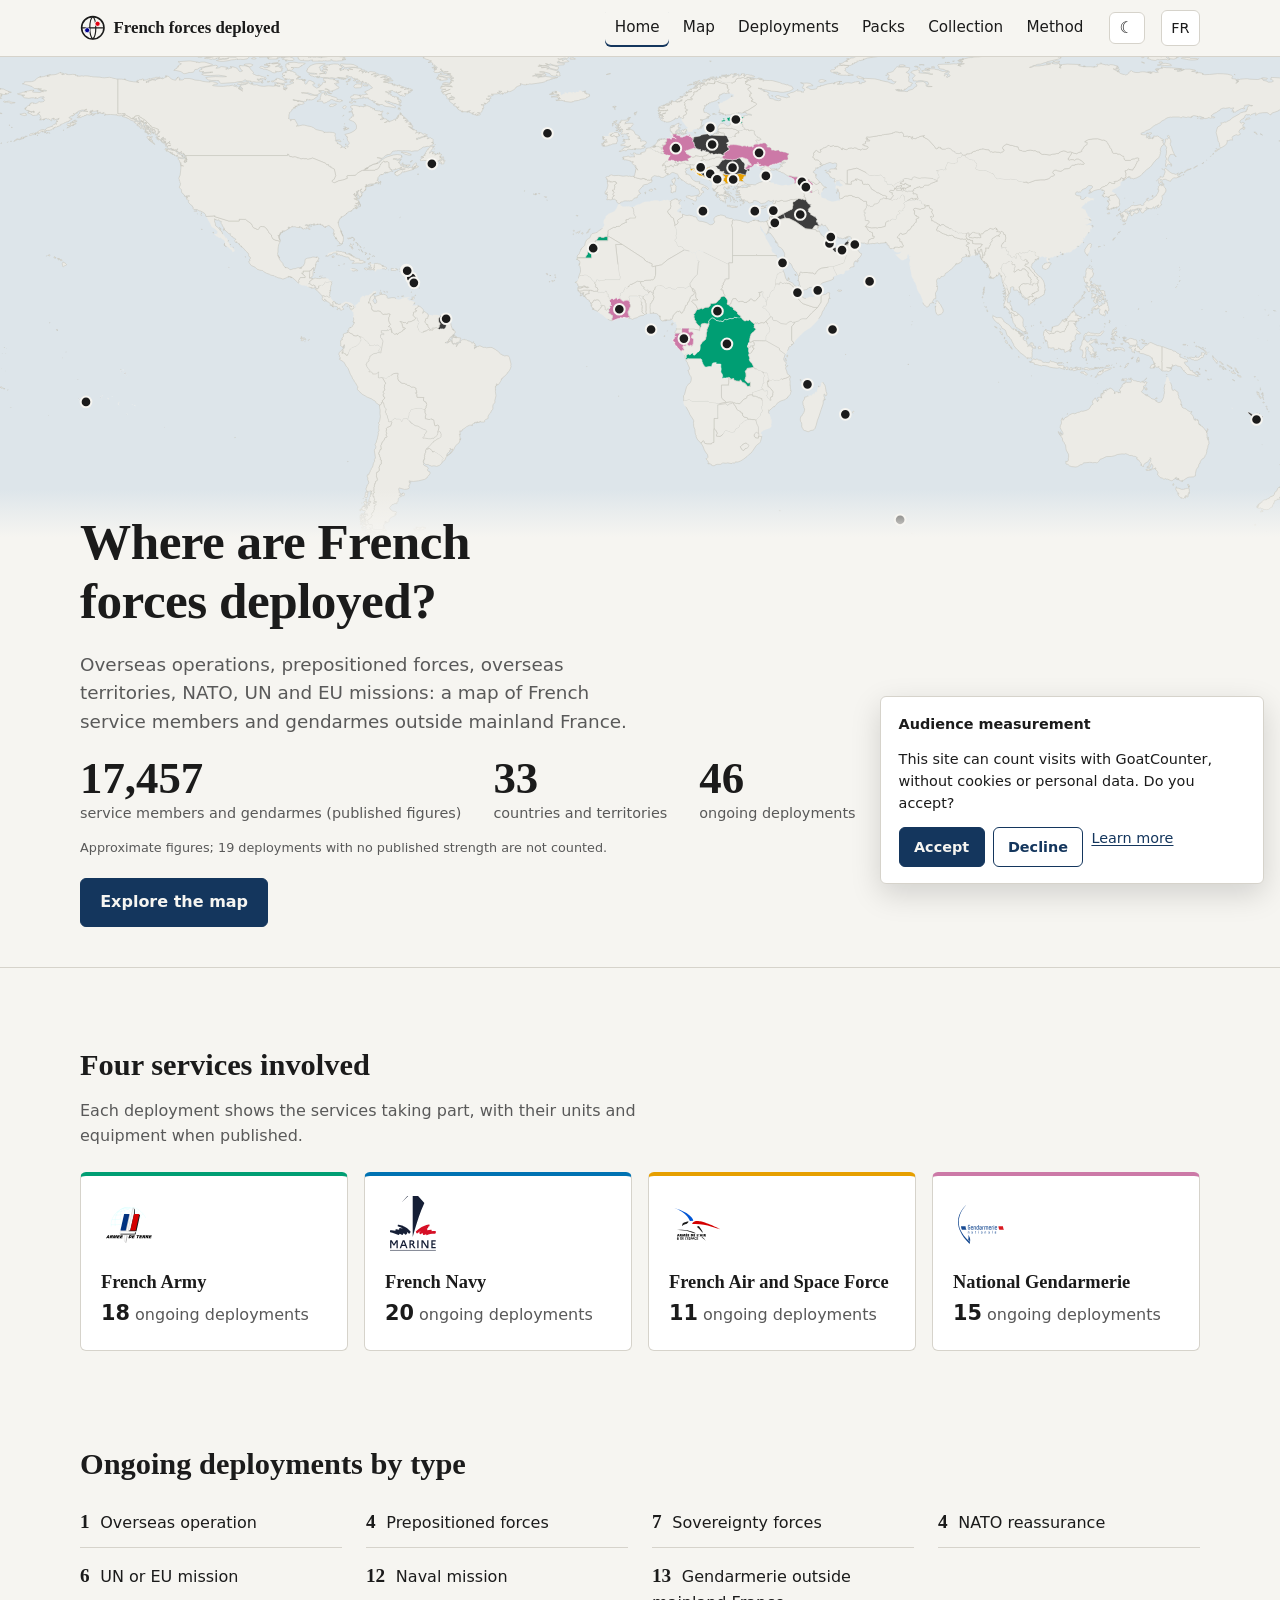
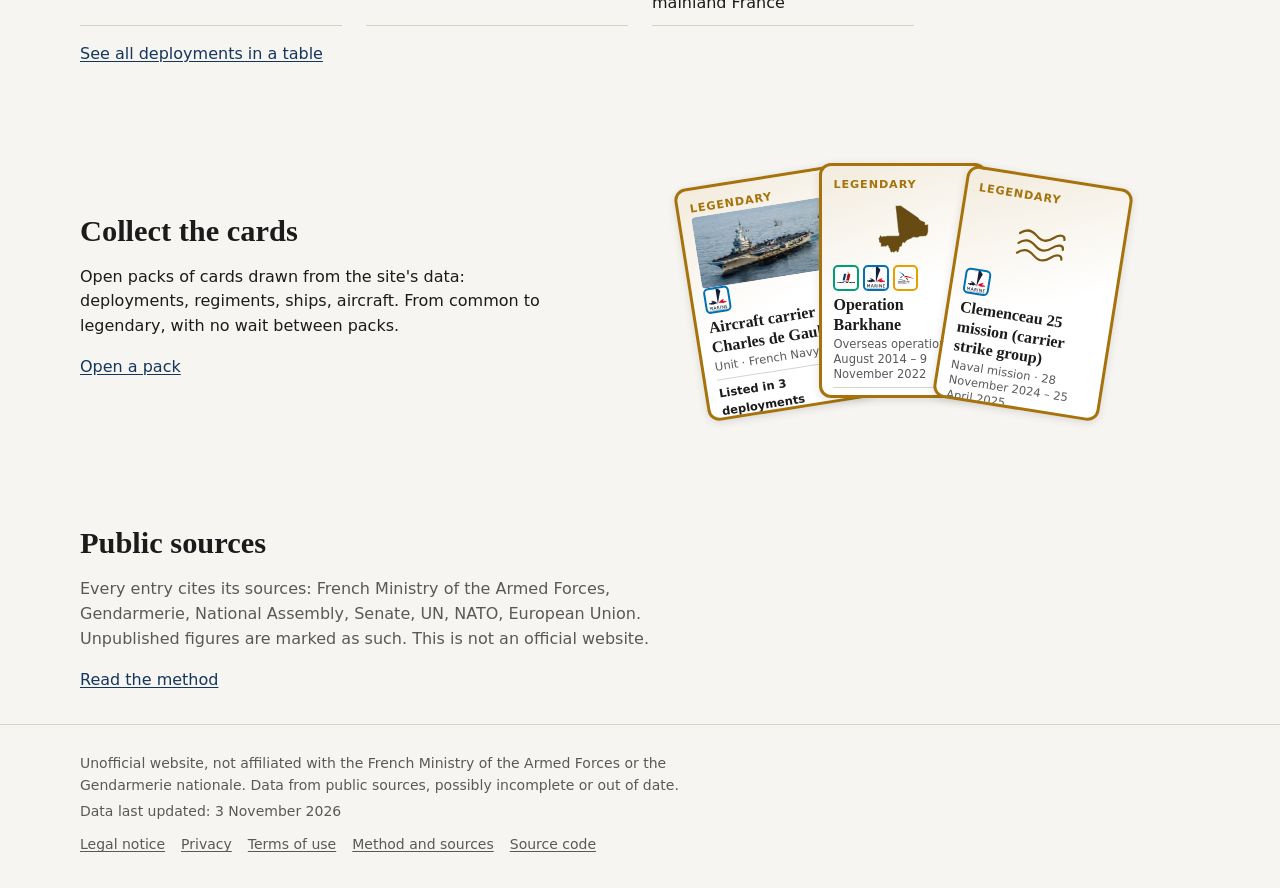
<file: index.html>
<!doctype html>
<html lang="fr">
<head>
  <meta charset="utf-8">
  <meta name="viewport" content="width=device-width, initial-scale=1">
  <meta http-equiv="Content-Security-Policy" content="default-src 'self'; script-src 'self' https://gc.zgo.at; style-src 'self' 'unsafe-inline'; img-src 'self' data:; connect-src 'self' https://*.goatcounter.com; base-uri 'self'; form-action 'none'">
  <title>Forces françaises déployées dans le monde : carte et chiffres</title>
  <meta name="description" content="Où sont déployés les militaires et gendarmes français ? Carte, effectifs, unités et matériels des opérations extérieures, forces de présence et outre-mer, d'après des sources publiques.">
  <link rel="canonical" href="https://maximator13.github.io/forces-francaises/">
  <meta property="og:type" content="website">
  <meta property="og:site_name" content="Forces françaises déployées">
  <meta property="og:title" content="Forces françaises déployées dans le monde">
  <meta property="og:description" content="Carte interactive et chiffres des déploiements militaires français, d'après des sources publiques.">
  <meta property="og:url" content="https://maximator13.github.io/forces-francaises/">
  <meta property="og:image" content="https://maximator13.github.io/forces-francaises/og-image.png">
  <meta property="og:locale" content="fr_FR">
  <meta property="og:locale:alternate" content="en_GB">
  <meta name="twitter:card" content="summary_large_image">
  <link rel="icon" href="favicon.svg" type="image/svg+xml">
  <script src="js/theme.js"></script>
  <link rel="stylesheet" href="css/base.css">
  <link rel="stylesheet" href="css/cards.css">
  <link rel="stylesheet" href="css/home.css">
  <script type="module" src="js/pages/accueil.js"></script>
</head>
<body data-page="accueil">
  <main id="contenu">
    <section class="hero">
      <div class="hero-map" id="hero-map"></div>
      <div class="hero-text">
        <div class="wrap">
          <h1 data-i18n="home.title">Où sont déployées les forces françaises ?</h1>
          <p class="lede" data-i18n="home.lede">Opérations extérieures, forces de présence, outre-mer, missions de l'OTAN, de l'ONU et de l'Union européenne : la carte des militaires et gendarmes français hors de métropole.</p>
          <div class="figures" id="figures"></div>
          <p class="figures-note" id="figures-note"></p>
          <a class="button" href="carte.html" data-i18n="home.cta">Explorer la carte</a>
        </div>
      </div>
    </section>

    <section class="wrap home-section">
      <h2 class="reveal" data-i18n="home.forces_title">Quatre forces engagées</h2>
      <p class="reveal" data-i18n="home.forces_text">Chaque déploiement indique les forces qui y participent, avec leurs unités et leurs matériels quand ils sont publiés.</p>
      <ul class="force-grid" id="forces"></ul>
    </section>

    <section class="wrap home-section">
      <h2 class="reveal" data-i18n="home.types_title">Déploiements en cours, par type</h2>
      <ul class="type-list" id="types"></ul>
      <p class="reveal"><a href="deploiements.html" data-i18n="home.list_link">Voir tous les déploiements dans un tableau</a></p>
    </section>

    <section class="wrap home-section collect">
      <div class="reveal">
        <h2 data-i18n="home.collect_title">Collectionnez les cartes</h2>
        <p data-i18n="home.collect_text">Ouvrez des paquets de cartes tirées des données du site : déploiements, régiments, navires, avions. De commune à légendaire, sans attente entre deux paquets.</p>
        <p><a href="paquets.html" data-i18n="home.collect_link">Ouvrir un paquet</a></p>
      </div>
      <div class="showcase" id="showcase" aria-hidden="true"></div>
    </section>

    <section class="wrap home-section">
      <h2 class="reveal" data-i18n="home.method_title">Des sources publiques</h2>
      <p class="reveal" data-i18n="home.method_text">Chaque fiche cite ses sources : ministère des Armées, Gendarmerie nationale, Assemblée nationale, Sénat, ONU, OTAN, Union européenne. Les chiffres non publiés sont indiqués comme tels. Ce site n'est pas officiel.</p>
      <p class="reveal"><a href="methode.html" data-i18n="home.method_link">Lire la méthode</a></p>
    </section>
  </main>
</body>
</html>
</file>
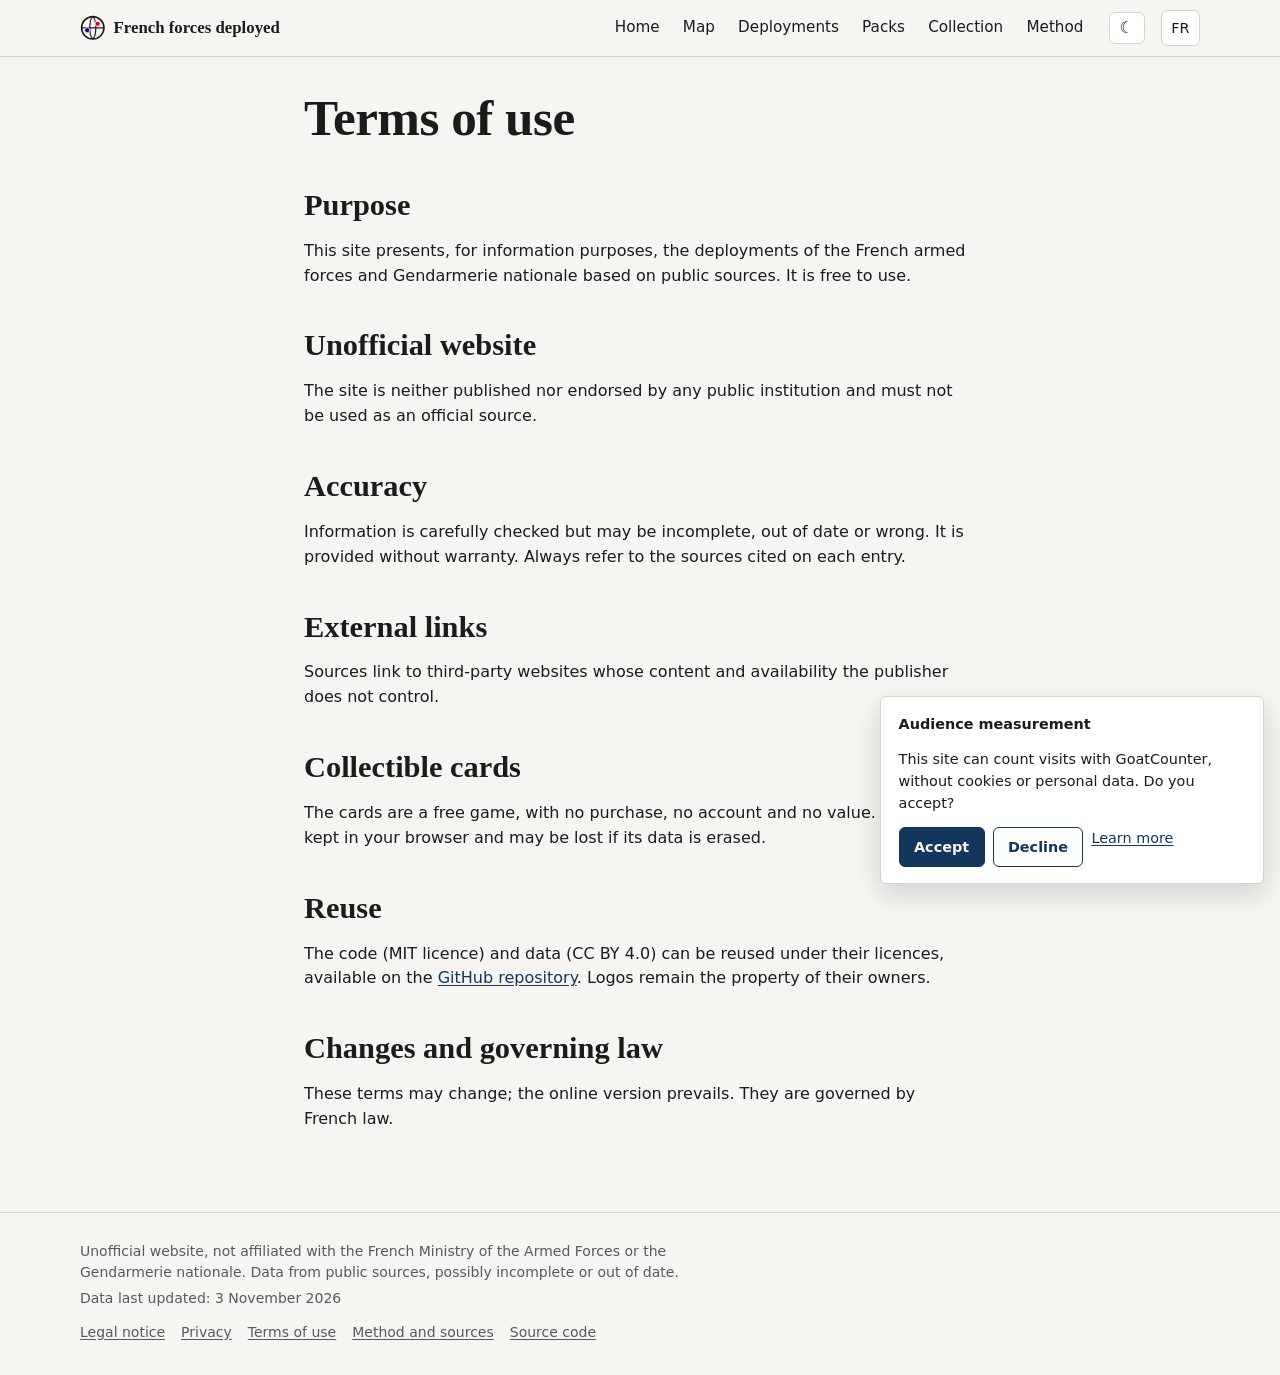
<file: cgu.html>
<!doctype html>
<html lang="fr">
<head>
  <meta charset="utf-8">
  <meta name="viewport" content="width=device-width, initial-scale=1">
  <meta http-equiv="Content-Security-Policy" content="default-src 'self'; script-src 'self' https://gc.zgo.at; style-src 'self' 'unsafe-inline'; img-src 'self' data:; connect-src 'self' https://*.goatcounter.com; base-uri 'self'; form-action 'none'">
  <title>Conditions générales d'utilisation</title>
  <meta name="description" content="Conditions d'utilisation du site Forces françaises déployées : site non officiel, informations sans garantie, cartes à collectionner sans valeur.">
  <link rel="canonical" href="https://maximator13.github.io/forces-francaises/cgu.html">
  <meta property="og:url" content="https://maximator13.github.io/forces-francaises/cgu.html">
  <meta property="og:type" content="website">
  <meta property="og:site_name" content="Forces françaises déployées">
  <meta property="og:title" content="Conditions générales d'utilisation">
  <meta property="og:description" content="Conditions d'utilisation du site Forces françaises déployées : site non officiel, informations sans garantie, cartes à collectionner sans valeur.">
  <meta property="og:image" content="https://maximator13.github.io/forces-francaises/og-image.png">
  <meta property="og:locale" content="fr_FR">
  <meta property="og:locale:alternate" content="en_GB">
  <meta name="twitter:card" content="summary_large_image">
  <link rel="icon" href="favicon.svg" type="image/svg+xml">
  <script src="js/theme.js"></script>
  <link rel="stylesheet" href="css/base.css">
  <script type="module" src="js/pages/static.js"></script>
</head>
<body data-page="terms" data-meta="terms">
  <main id="contenu" class="prose">
    <div data-lang="fr" lang="fr">
    <h1>Conditions d'utilisation</h1>
    <h2>Objet</h2>
    <p>Ce site présente, à titre d'information, les déploiements des forces armées françaises et de la Gendarmerie nationale à partir de sources publiques. Son utilisation est libre et gratuite.</p>
    <h2>Site non officiel</h2>
    <p>Le site n'est ni édité ni approuvé par une institution publique. Il ne doit pas être utilisé comme source officielle.</p>
    <h2>Exactitude des informations</h2>
    <p>Les informations sont vérifiées avec soin mais peuvent être incomplètes, dépassées ou erronées. Elles sont fournies sans garantie. Consultez toujours les sources citées sur chaque fiche.</p>
    <h2>Liens externes</h2>
    <p>Les sources renvoient vers des sites tiers dont l'éditeur ne maîtrise ni le contenu ni la disponibilité.</p>
    <h2>Cartes à collectionner</h2>
    <p>Les cartes sont un jeu gratuit, sans achat, sans compte et sans valeur. Elles sont conservées dans votre navigateur et peuvent être perdues si ses données sont effacées.</p>
    <h2>Réutilisation</h2>
    <p>Le code (licence MIT) et les données (licence CC BY 4.0) sont réutilisables selon leurs licences, disponibles sur le <a href="https://github.com/Maximator13/forces-francaises">dépôt GitHub</a>. Les logos restent la propriété de leurs titulaires.</p>
    <h2>Évolution et droit applicable</h2>
    <p>Ces conditions peuvent évoluer ; la version en ligne fait foi. Elles sont soumises au droit français.</p>
    </div>
    <div data-lang="en" lang="en">
    <h1>Terms of use</h1>
    <h2>Purpose</h2>
    <p>This site presents, for information purposes, the deployments of the French armed forces and Gendarmerie nationale based on public sources. It is free to use.</p>
    <h2>Unofficial website</h2>
    <p>The site is neither published nor endorsed by any public institution and must not be used as an official source.</p>
    <h2>Accuracy</h2>
    <p>Information is carefully checked but may be incomplete, out of date or wrong. It is provided without warranty. Always refer to the sources cited on each entry.</p>
    <h2>External links</h2>
    <p>Sources link to third-party websites whose content and availability the publisher does not control.</p>
    <h2>Collectible cards</h2>
    <p>The cards are a free game, with no purchase, no account and no value. They are kept in your browser and may be lost if its data is erased.</p>
    <h2>Reuse</h2>
    <p>The code (MIT licence) and data (CC BY 4.0) can be reused under their licences, available on the <a href="https://github.com/Maximator13/forces-francaises">GitHub repository</a>. Logos remain the property of their owners.</p>
    <h2>Changes and governing law</h2>
    <p>These terms may change; the online version prevails. They are governed by French law.</p>
    </div>
  </main>
</body>
</html>
</file>
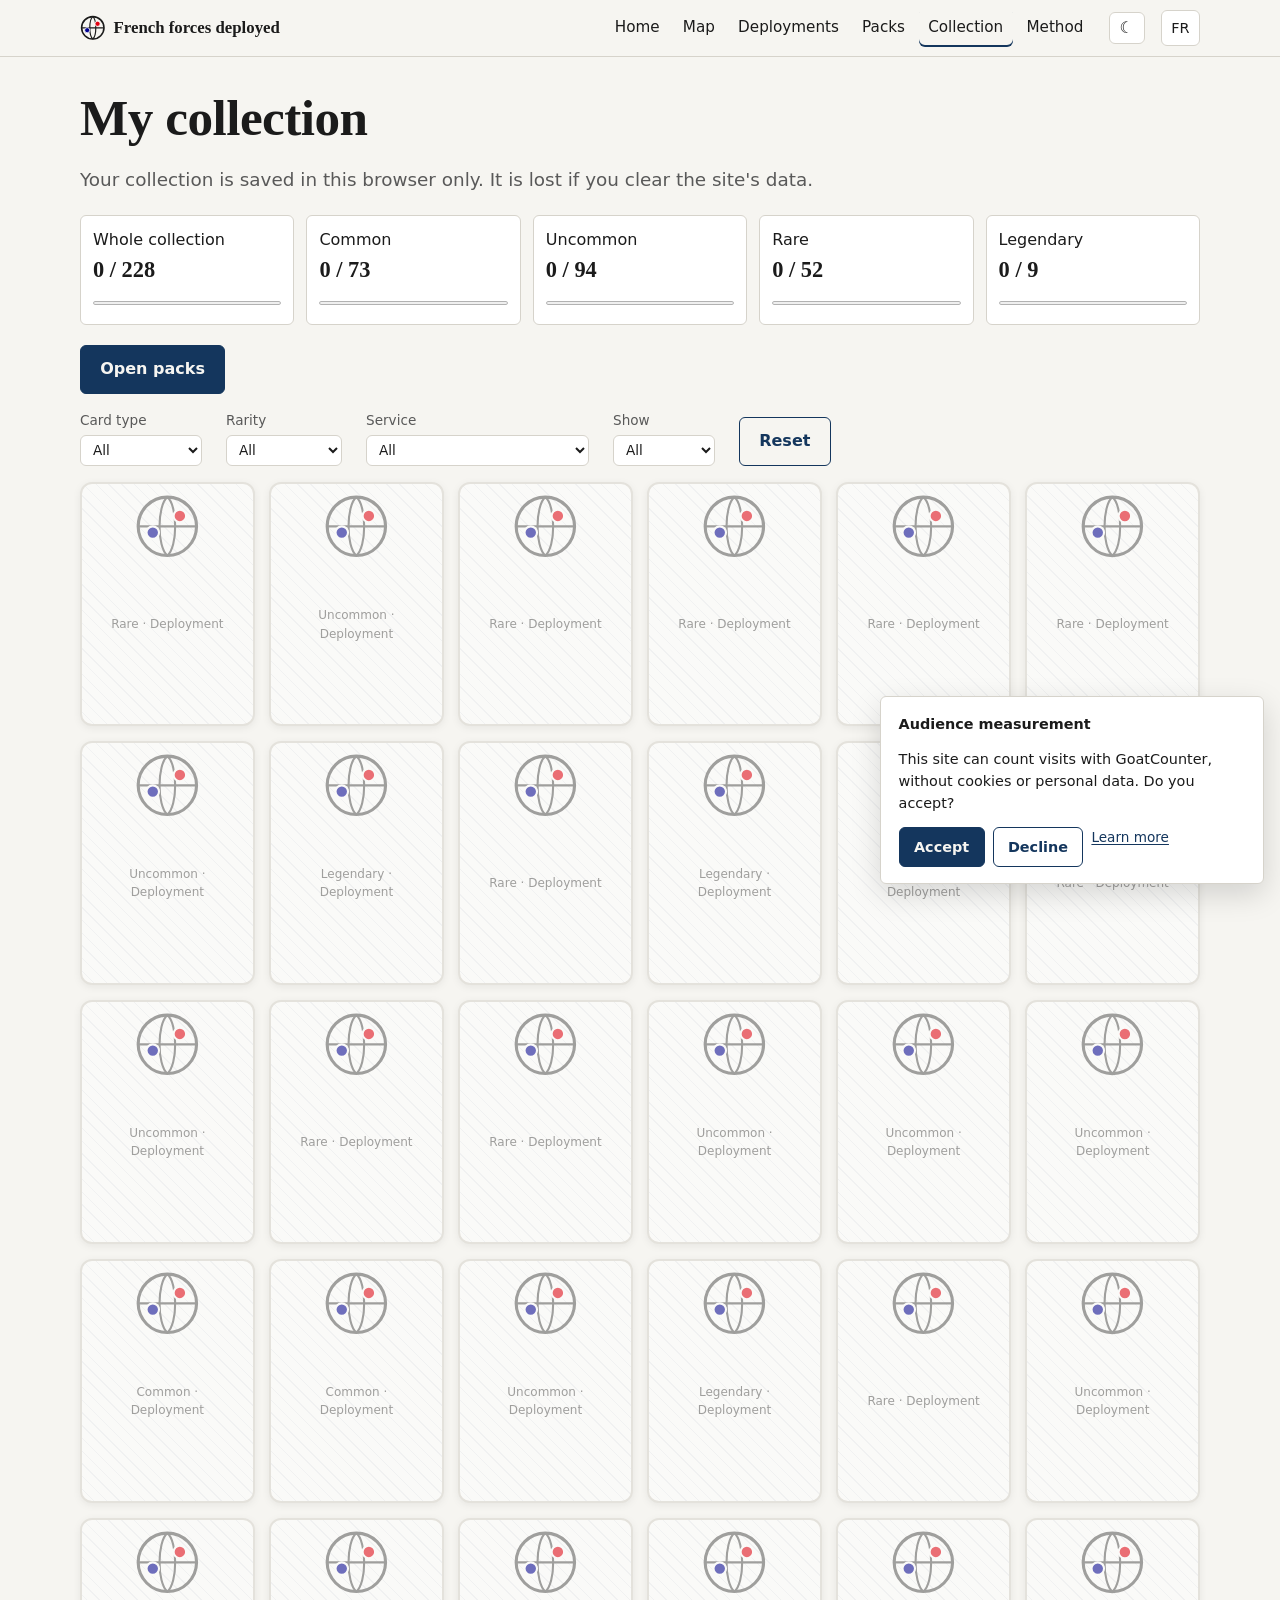
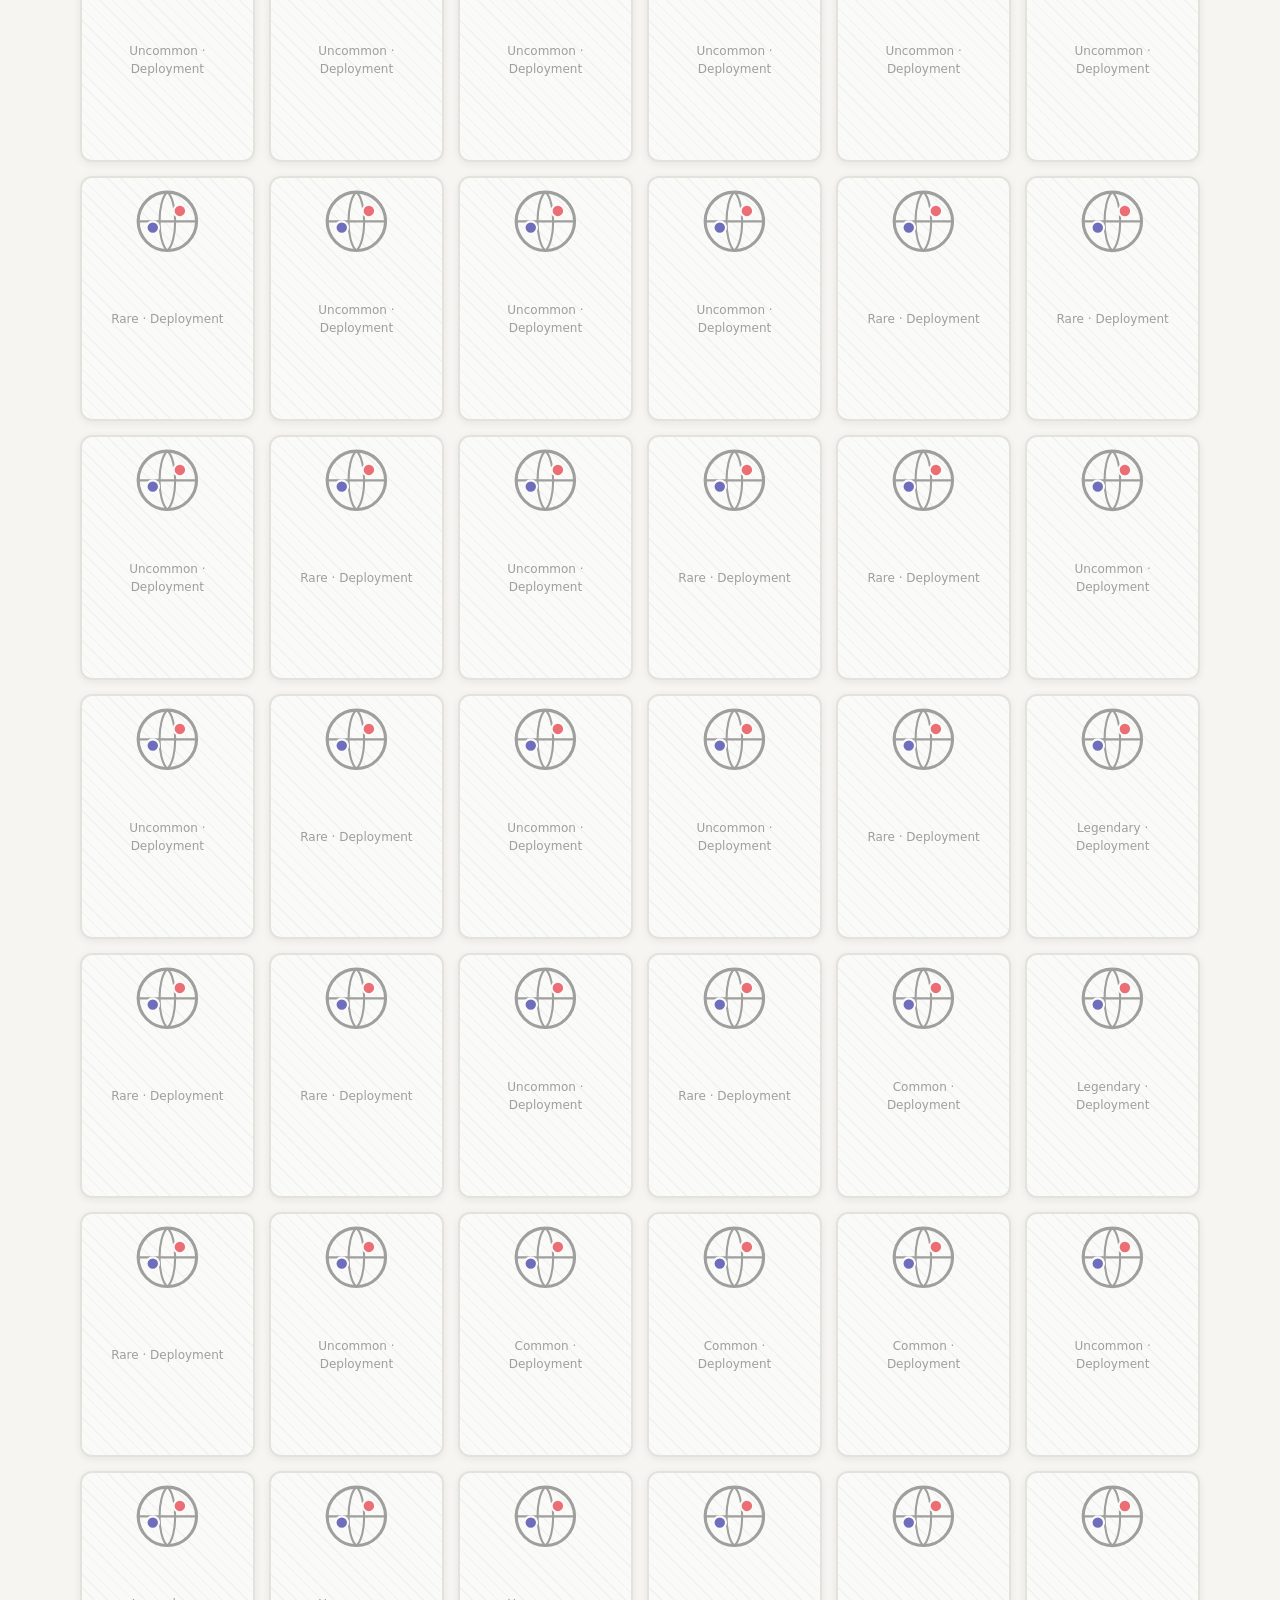
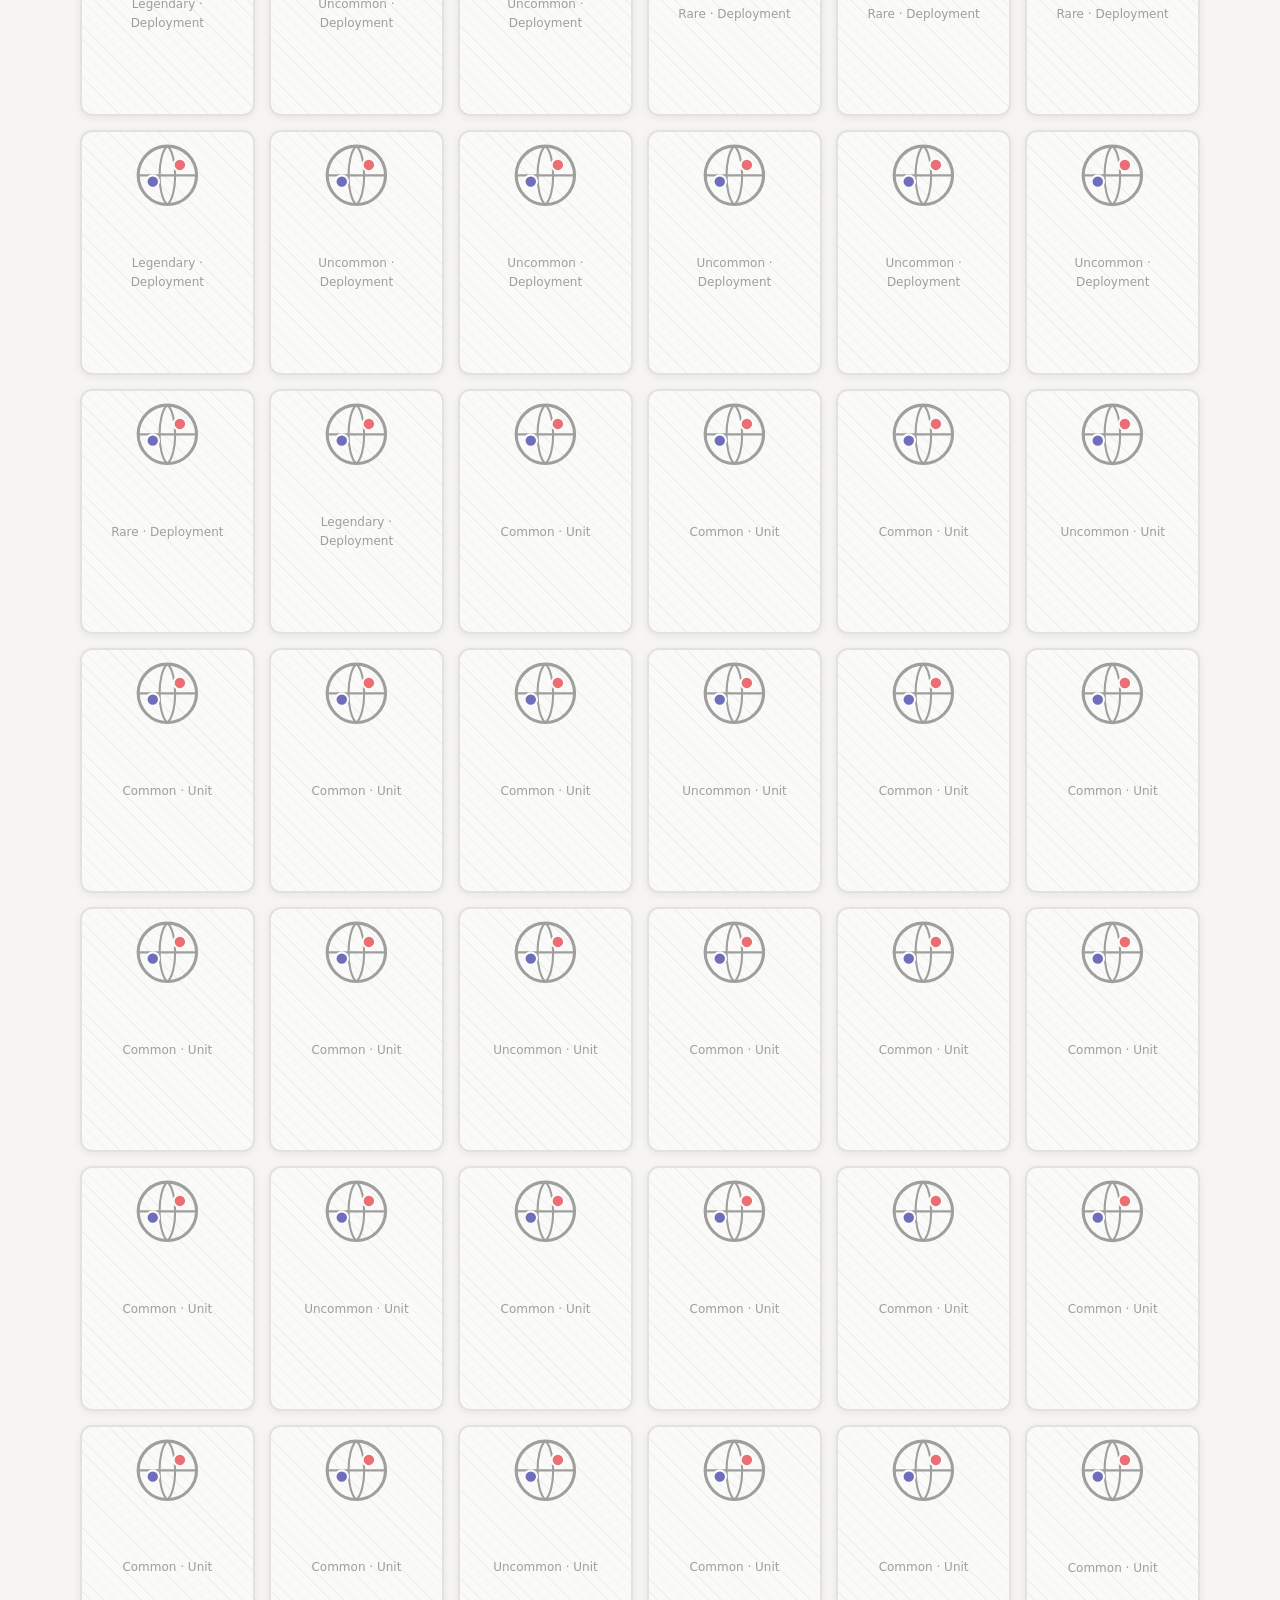
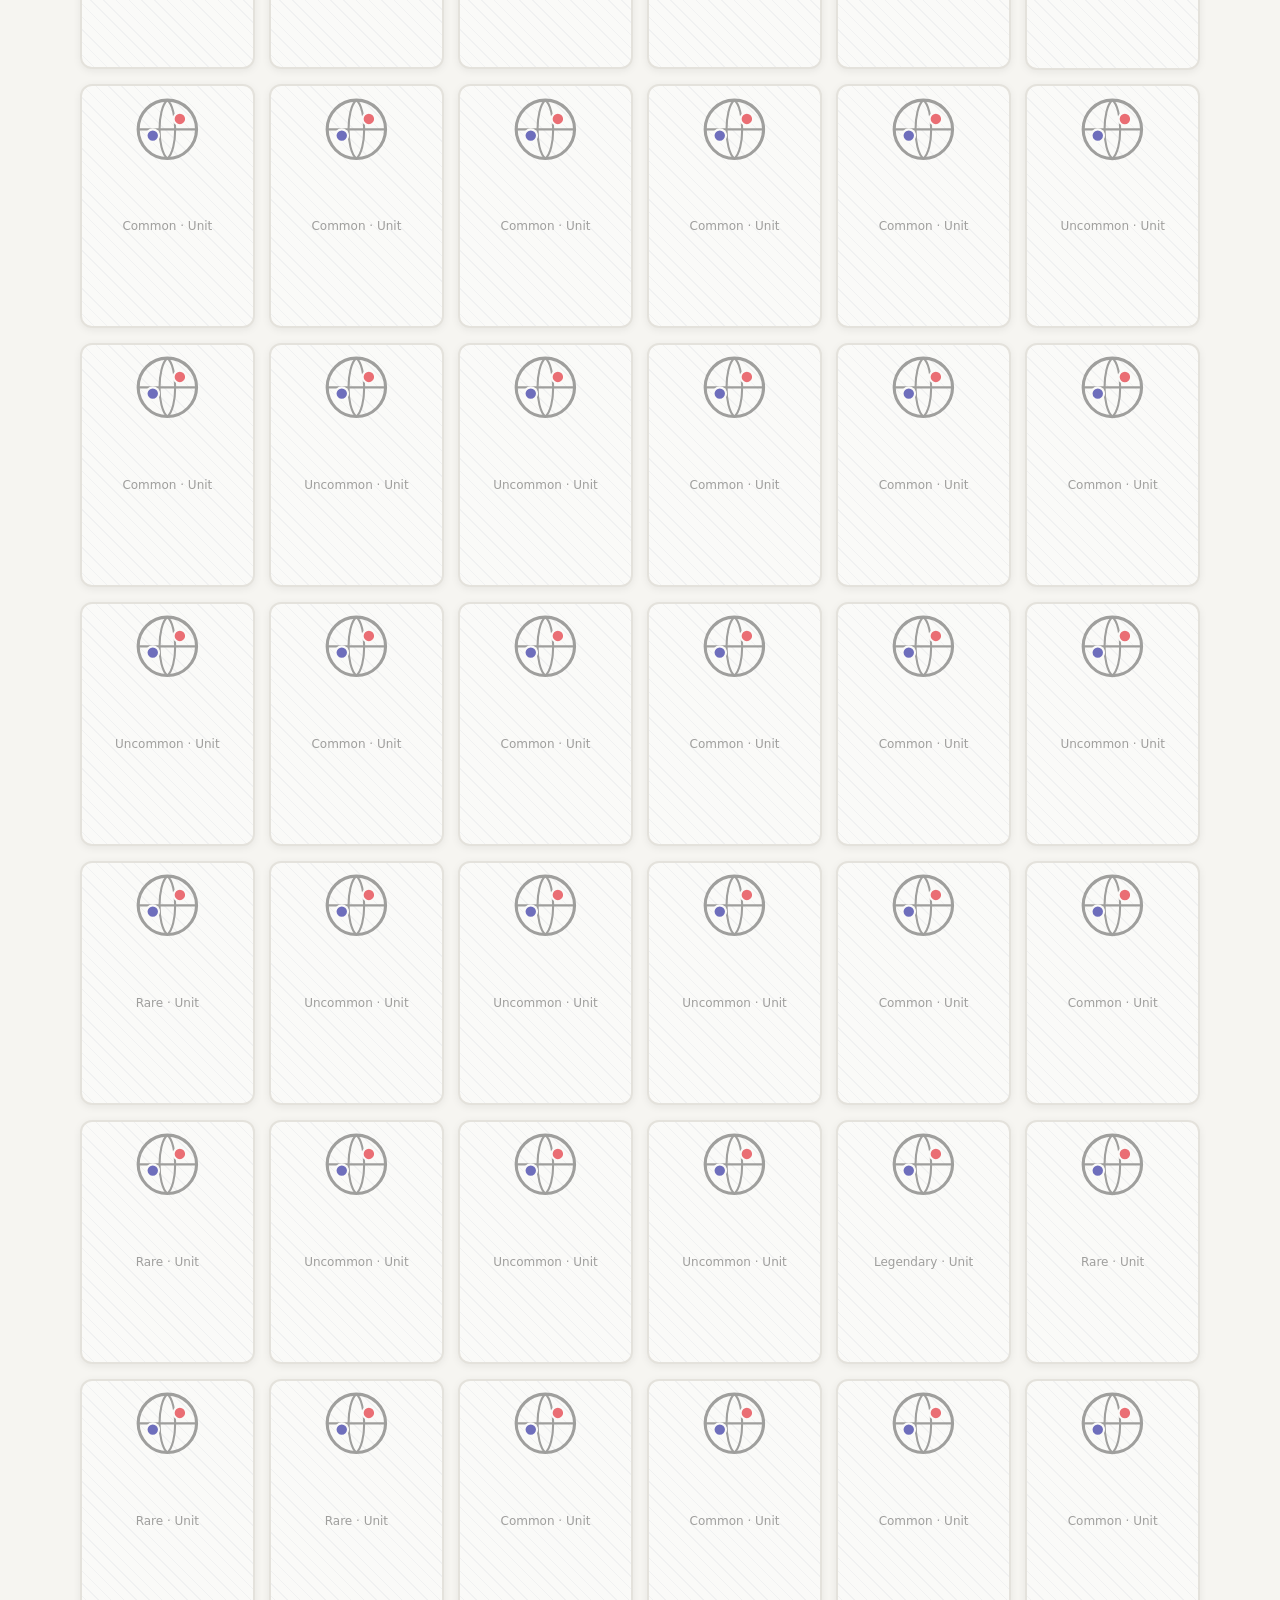
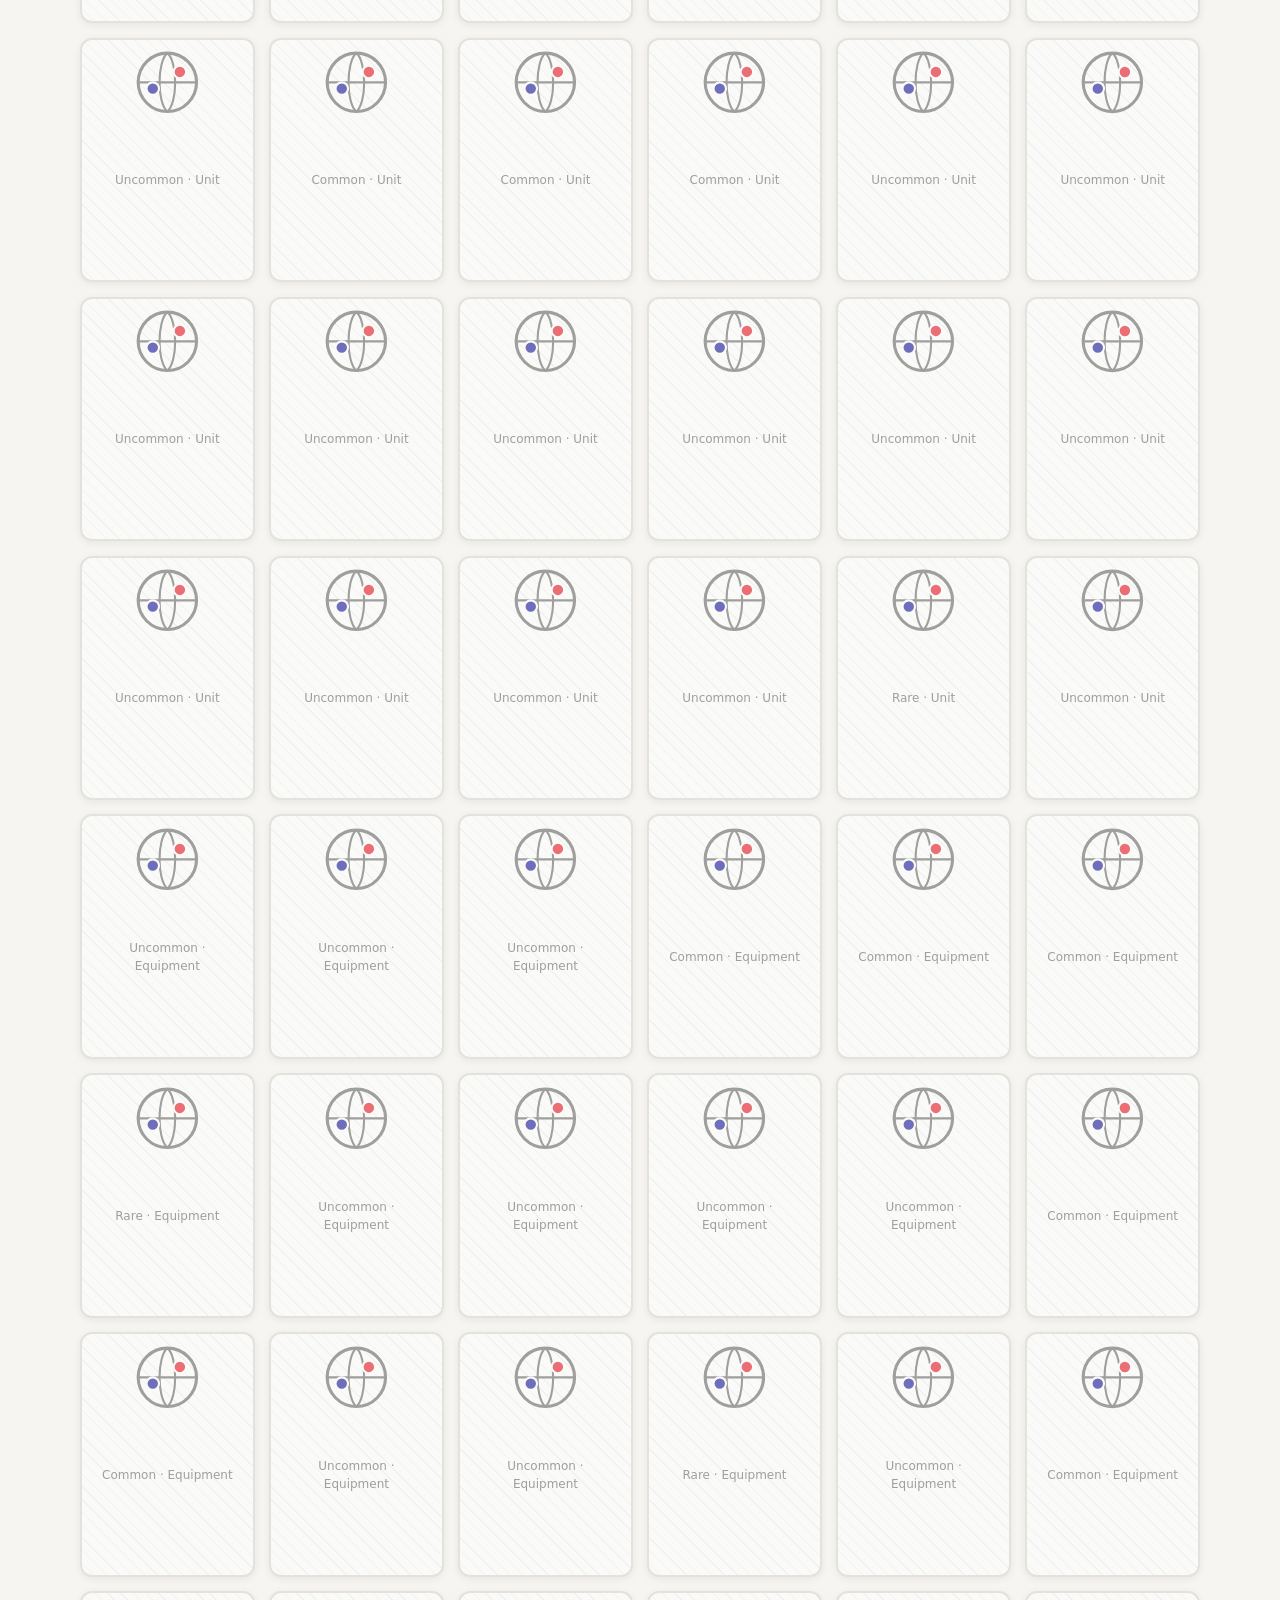
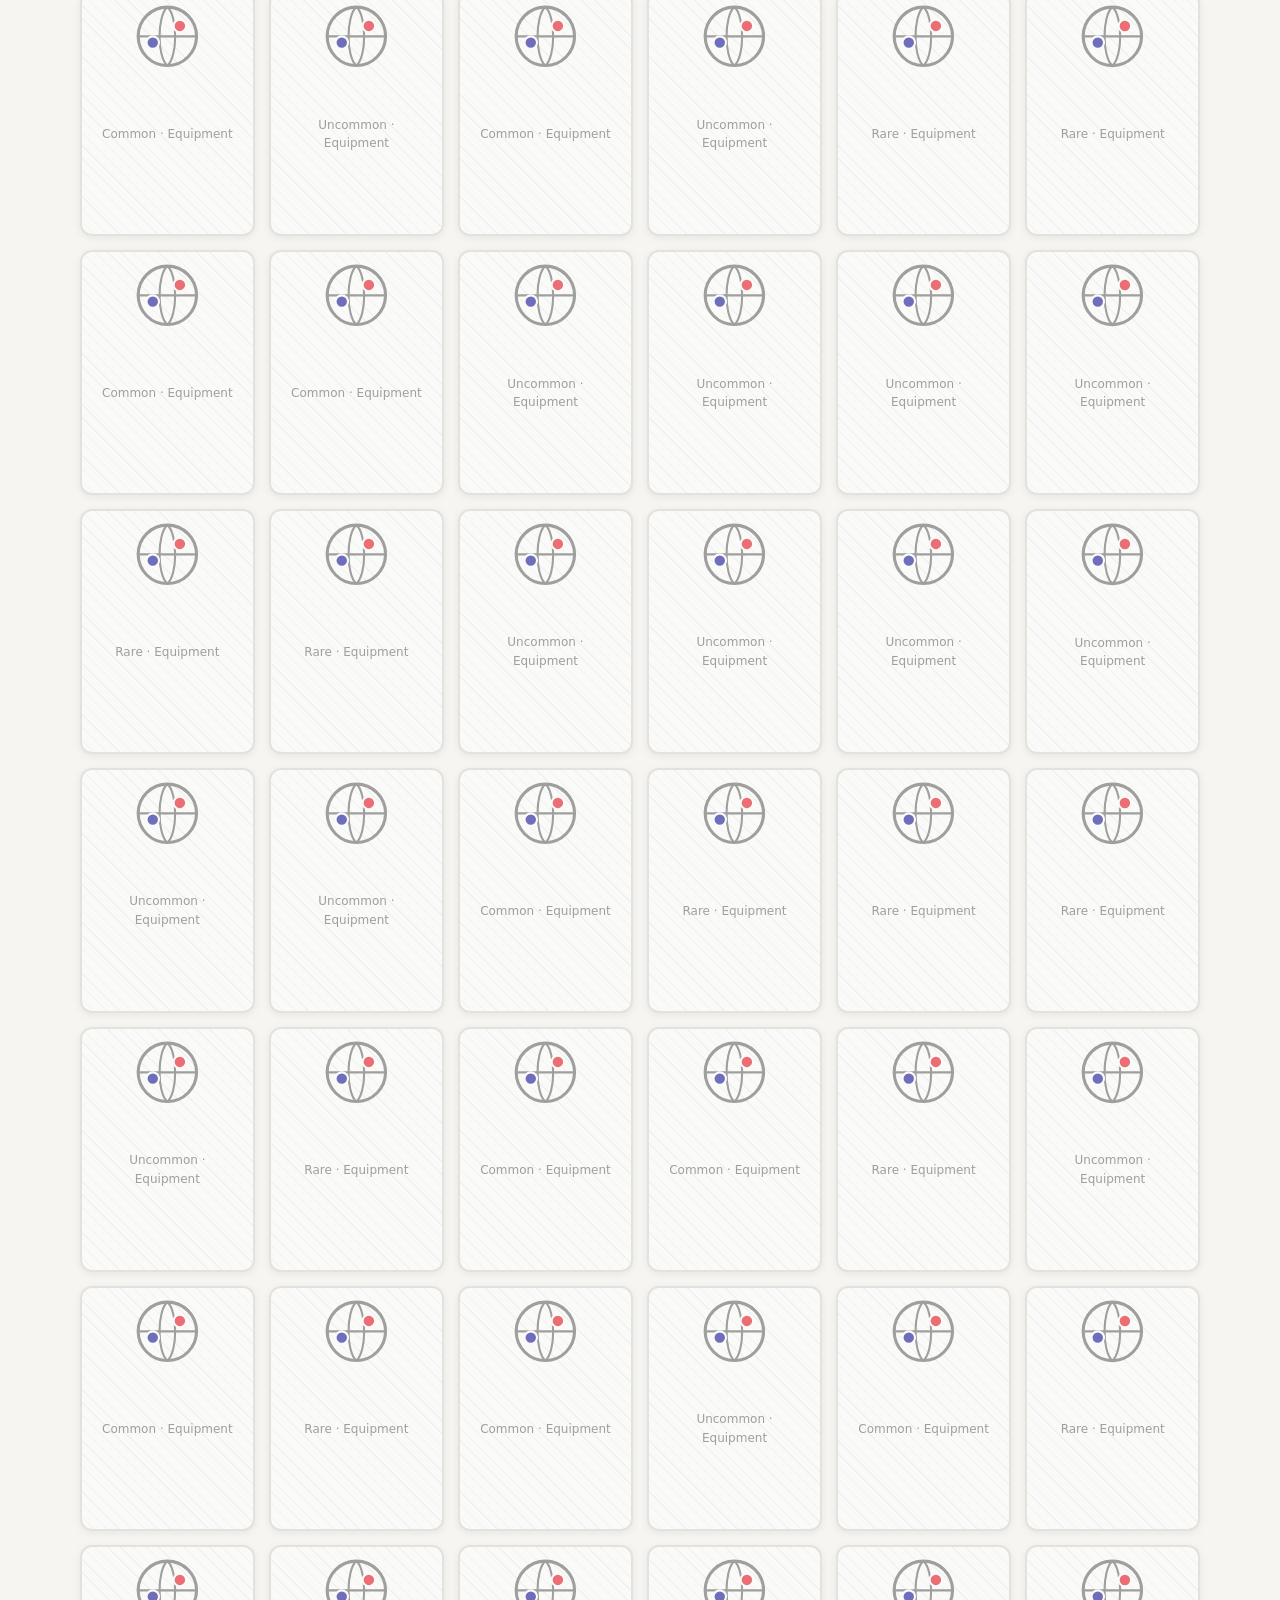
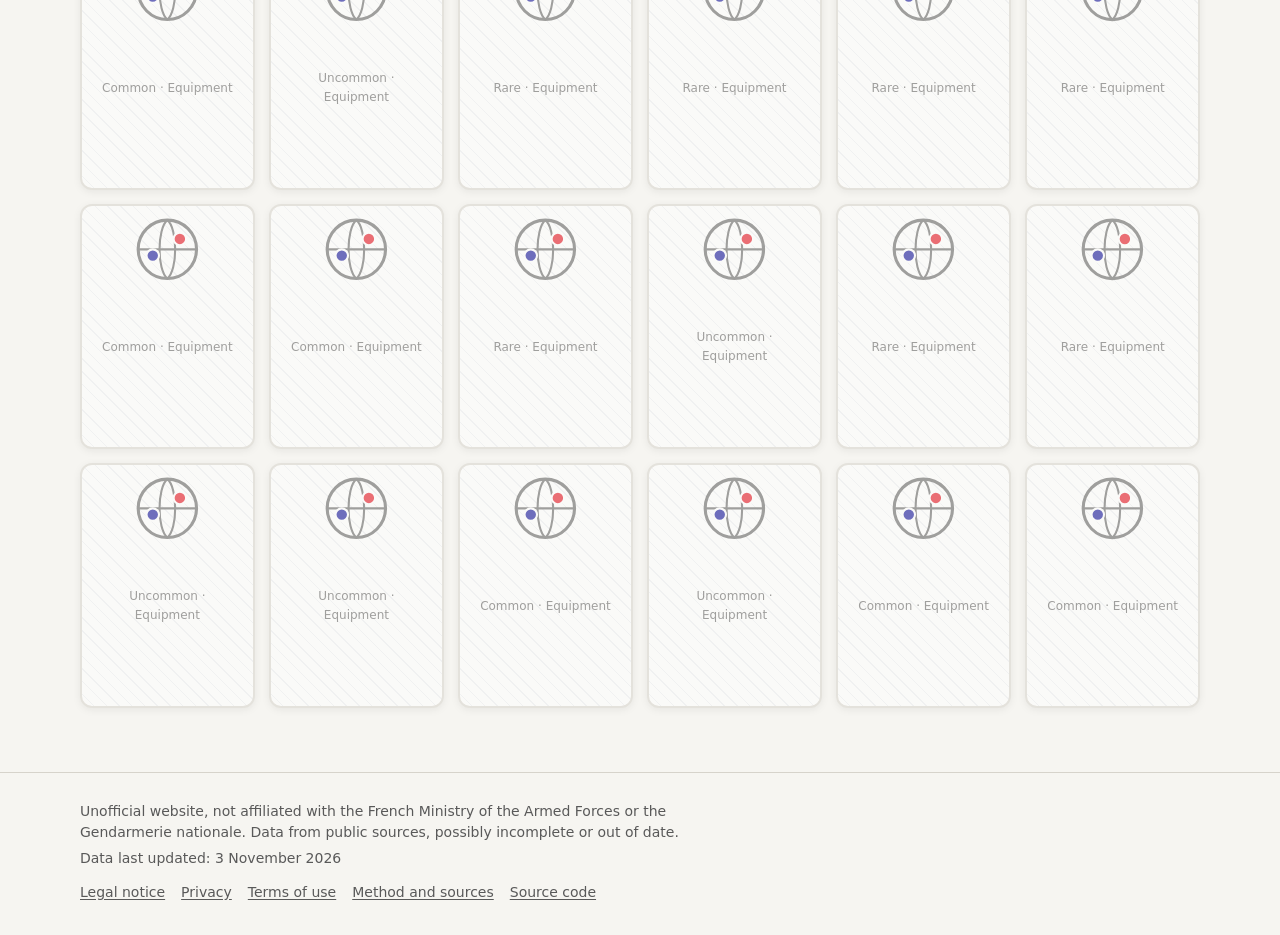
<file: collection.html>
<!doctype html>
<html lang="fr">
<head>
  <meta charset="utf-8">
  <meta name="viewport" content="width=device-width, initial-scale=1">
  <meta http-equiv="Content-Security-Policy" content="default-src 'self'; script-src 'self' https://gc.zgo.at; style-src 'self' 'unsafe-inline'; img-src 'self' data:; connect-src 'self' https://*.goatcounter.com; base-uri 'self'; form-action 'none'">
  <title>Ma collection de cartes des forces françaises</title>
  <meta name="description" content="Suivez votre collection de cartes : déploiements, unités et matériels obtenus, progression par rareté, fiches détaillées avec leurs sources.">
  <link rel="canonical" href="https://maximator13.github.io/forces-francaises/collection.html">
  <meta property="og:type" content="website">
  <meta property="og:site_name" content="Forces françaises déployées">
  <meta property="og:title" content="Collection de cartes des forces françaises">
  <meta property="og:description" content="Déploiements, unités et matériels à collectionner, de commune à légendaire.">
  <meta property="og:url" content="https://maximator13.github.io/forces-francaises/collection.html">
  <meta property="og:image" content="https://maximator13.github.io/forces-francaises/og-image.png">
  <meta property="og:locale" content="fr_FR">
  <meta property="og:locale:alternate" content="en_GB">
  <meta name="twitter:card" content="summary_large_image">
  <link rel="icon" href="favicon.svg" type="image/svg+xml">
  <script src="js/theme.js"></script>
  <link rel="stylesheet" href="css/base.css">
  <link rel="stylesheet" href="css/map.css">
  <link rel="stylesheet" href="css/cards.css">
  <script type="module" src="js/pages/collection.js"></script>
</head>
<body data-page="collection">
  <main id="contenu" class="wrap collection">
    <h1 data-i18n="collection.heading">Ma collection</h1>
    <p class="lede" data-i18n="collection.intro">Votre collection est enregistrée dans ce navigateur uniquement. Elle disparaît si vous effacez les données du site.</p>
    <div class="progress-grid" id="progress"></div>
    <p><a class="button" href="paquets.html" data-i18n="collection.cta">Ouvrir des paquets</a></p>

    <form class="collection-tools" id="tools">
      <label><span data-i18n="collection.filter_kind">Type de carte</span>
        <select name="kind">
          <option value="all" data-i18n="collection.all">Toutes</option>
          <option value="dep" data-i18n="cards.kind.dep">Déploiement</option>
          <option value="unite" data-i18n="cards.kind.unite">Unité</option>
          <option value="mat" data-i18n="cards.kind.mat">Matériel</option>
        </select></label>
      <label><span data-i18n="collection.filter_rarity">Rareté</span>
        <select name="rarity">
          <option value="all" data-i18n="collection.all">Toutes</option>
          <option value="commune" data-i18n="rarete.commune">Commune</option>
          <option value="peu_commune" data-i18n="rarete.peu_commune">Peu commune</option>
          <option value="rare" data-i18n="rarete.rare">Rare</option>
          <option value="legendaire" data-i18n="rarete.legendaire">Légendaire</option>
        </select></label>
      <label><span data-i18n="collection.filter_force">Force</span>
        <select name="force">
          <option value="all" data-i18n="collection.all">Toutes</option>
          <option value="terre" data-i18n="force.terre">Armée de Terre</option>
          <option value="marine" data-i18n="force.marine">Marine nationale</option>
          <option value="air" data-i18n="force.air">Armée de l'Air et de l'Espace</option>
          <option value="gendarmerie" data-i18n="force.gendarmerie">Gendarmerie nationale</option>
        </select></label>
      <label><span data-i18n="collection.filter_owned">Affichage</span>
        <select name="owned">
          <option value="all" data-i18n="collection.all">Toutes</option>
          <option value="owned" data-i18n="collection.owned">Obtenues</option>
          <option value="missing" data-i18n="collection.missing_plural">Manquantes</option>
        </select></label>
      <button class="button secondary" type="button" id="reset" data-i18n="collection.reset">Réinitialiser</button>
    </form>

    <ul class="card-grid" id="grid"></ul>

    <dialog class="card-dialog" id="detail" aria-labelledby="detail-title" closedby="any"></dialog>

    <dialog class="card-dialog confirm" id="confirm-reset" aria-labelledby="confirm-title">
      <div>
        <h2 id="confirm-title" data-i18n="collection.reset_title">Réinitialiser la collection ?</h2>
        <p data-i18n="collection.reset_text">Toutes vos cartes et le compteur de paquets seront effacés de ce navigateur.</p>
        <form method="dialog" class="pack-actions">
          <button class="button secondary" value="cancel" autofocus data-i18n="collection.cancel">Annuler</button>
          <button class="button" value="reset" data-i18n="collection.reset_confirm">Tout effacer</button>
        </form>
      </div>
    </dialog>
  </main>
</body>
</html>
</file>
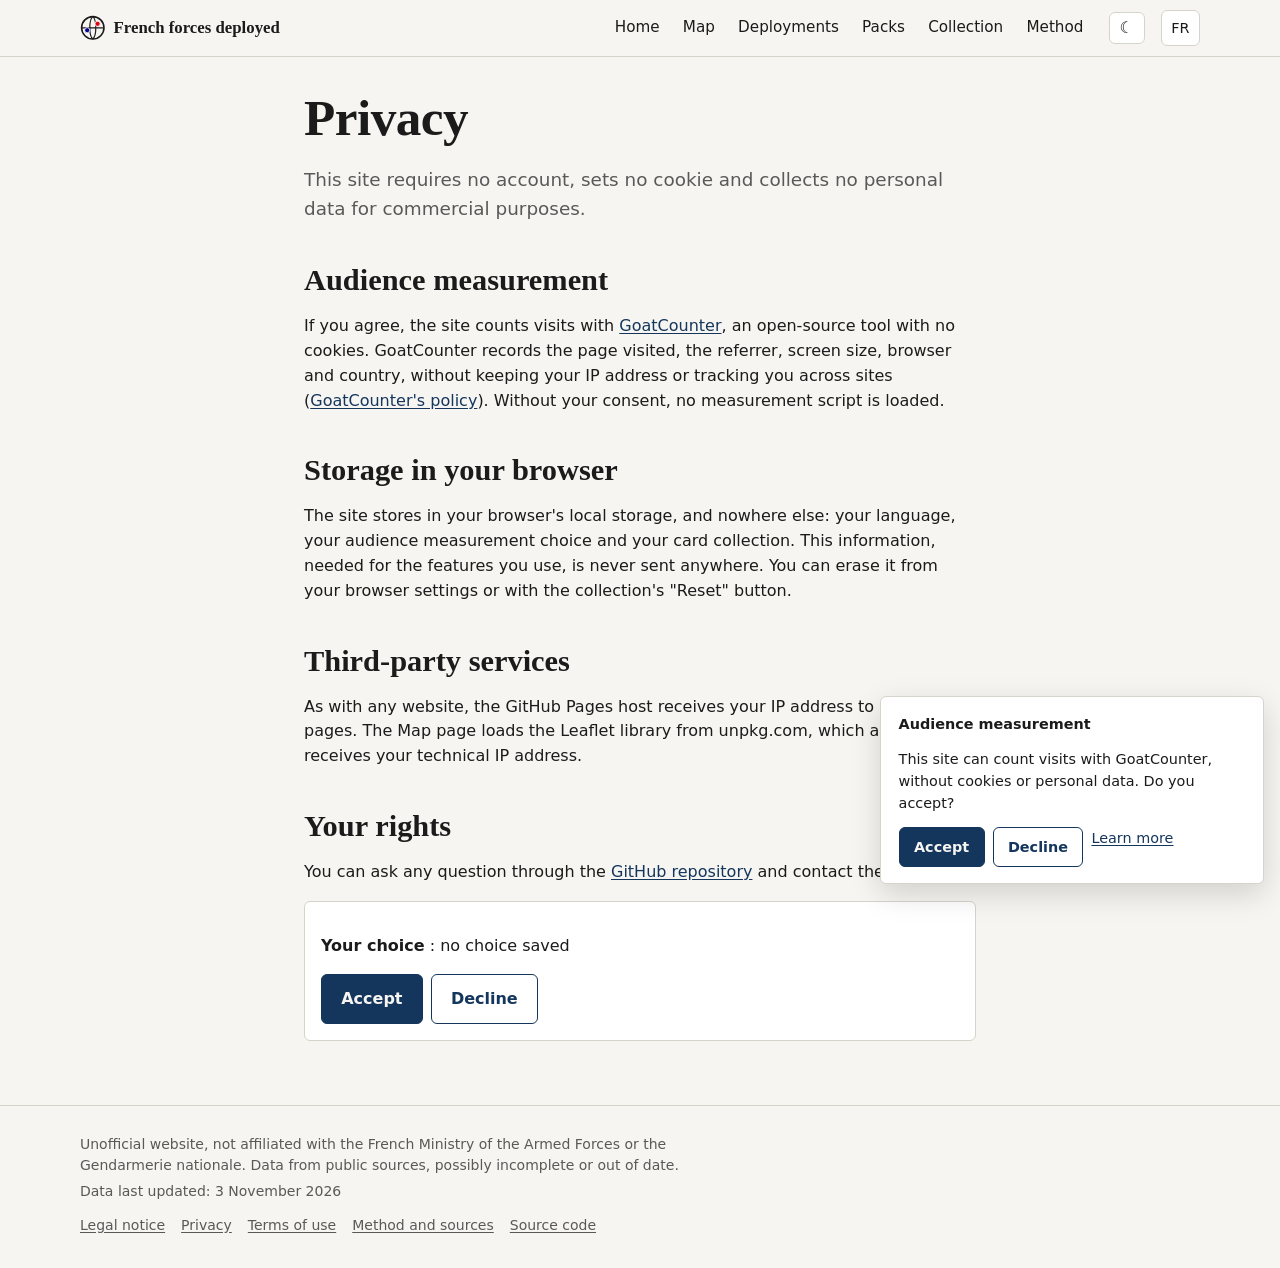
<file: confidentialite.html>
<!doctype html>
<html lang="fr">
<head>
  <meta charset="utf-8">
  <meta name="viewport" content="width=device-width, initial-scale=1">
  <meta http-equiv="Content-Security-Policy" content="default-src 'self'; script-src 'self' https://gc.zgo.at; style-src 'self' 'unsafe-inline'; img-src 'self' data:; connect-src 'self' https://*.goatcounter.com; base-uri 'self'; form-action 'none'">
  <title>Politique de confidentialité</title>
  <meta name="description" content="Données traitées par le site Forces françaises déployées : aucune donnée personnelle, mesure d'audience sans cookie avec consentement, stockage local.">
  <link rel="canonical" href="https://maximator13.github.io/forces-francaises/confidentialite.html">
  <meta property="og:url" content="https://maximator13.github.io/forces-francaises/confidentialite.html">
  <meta property="og:type" content="website">
  <meta property="og:site_name" content="Forces françaises déployées">
  <meta property="og:title" content="Politique de confidentialité">
  <meta property="og:description" content="Données traitées par le site Forces françaises déployées : aucune donnée personnelle, mesure d'audience sans cookie avec consentement, stockage local.">
  <meta property="og:image" content="https://maximator13.github.io/forces-francaises/og-image.png">
  <meta property="og:locale" content="fr_FR">
  <meta property="og:locale:alternate" content="en_GB">
  <meta name="twitter:card" content="summary_large_image">
  <link rel="icon" href="favicon.svg" type="image/svg+xml">
  <script src="js/theme.js"></script>
  <link rel="stylesheet" href="css/base.css">
  <script type="module" src="js/pages/static.js"></script>
</head>
<body data-page="privacy" data-meta="privacy">
  <main id="contenu" class="prose">
    <div data-lang="fr" lang="fr">
    <h1>Confidentialité</h1>
    <p class="lede">Ce site ne demande aucun compte, ne dépose aucun cookie et ne collecte aucune donnée personnelle à des fins commerciales.</p>
    <h2>Mesure d'audience</h2>
    <p>Si vous l'acceptez, le site compte ses visites avec <a href="https://www.goatcounter.com/">GoatCounter</a>, un outil libre sans cookie. GoatCounter enregistre la page visitée, la page d'origine, la taille d'écran, le navigateur et le pays, sans conserver votre adresse IP ni vous suivre d'un site à l'autre (<a href="https://www.goatcounter.com/help/privacy">politique de GoatCounter</a>). Sans accord, aucun script de mesure n'est chargé.</p>
    <h2>Stockage dans votre navigateur</h2>
    <p>Le site enregistre dans le stockage local de votre navigateur, et nulle part ailleurs : votre langue, votre choix concernant la mesure d'audience et votre collection de cartes. Ces informations, nécessaires aux fonctions que vous utilisez, ne sont jamais envoyées. Vous pouvez les effacer depuis les réglages de votre navigateur ou avec le bouton « Réinitialiser » de la collection.</p>
    <h2>Services tiers</h2>
    <p>Comme tout site, l'hébergeur GitHub Pages reçoit votre adresse IP pour afficher les pages. La page Carte charge la bibliothèque Leaflet depuis unpkg.com, qui reçoit aussi votre adresse IP technique.</p>
    <h2>Vos droits</h2>
    <p>Vous pouvez poser toute question via le <a href="https://github.com/Maximator13/forces-francaises/issues">dépôt GitHub</a> et saisir la <a href="https://www.cnil.fr/">CNIL</a>.</p>
    </div>
    <div data-lang="en" lang="en">
    <h1>Privacy</h1>
    <p class="lede">This site requires no account, sets no cookie and collects no personal data for commercial purposes.</p>
    <h2>Audience measurement</h2>
    <p>If you agree, the site counts visits with <a href="https://www.goatcounter.com/">GoatCounter</a>, an open-source tool with no cookies. GoatCounter records the page visited, the referrer, screen size, browser and country, without keeping your IP address or tracking you across sites (<a href="https://www.goatcounter.com/help/privacy">GoatCounter's policy</a>). Without your consent, no measurement script is loaded.</p>
    <h2>Storage in your browser</h2>
    <p>The site stores in your browser's local storage, and nowhere else: your language, your audience measurement choice and your card collection. This information, needed for the features you use, is never sent anywhere. You can erase it from your browser settings or with the collection's "Reset" button.</p>
    <h2>Third-party services</h2>
    <p>As with any website, the GitHub Pages host receives your IP address to serve pages. The Map page loads the Leaflet library from unpkg.com, which also receives your technical IP address.</p>
    <h2>Your rights</h2>
    <p>You can ask any question through the <a href="https://github.com/Maximator13/forces-francaises/issues">GitHub repository</a> and contact the <a href="https://www.cnil.fr/en">CNIL</a>.</p>
    </div>
    <section class="consent-box" id="consent-choice" aria-live="polite">
      <p><strong data-i18n="privacy.choice_title">Votre choix</strong> : <span data-state></span></p>
      <div class="actions">
        <button class="button" type="button" data-set="yes" data-i18n="consent.accept">Accepter</button>
        <button class="button secondary" type="button" data-set="no" data-i18n="consent.refuse">Refuser</button>
      </div>
    </section>
  </main>
</body>
</html>
</file>
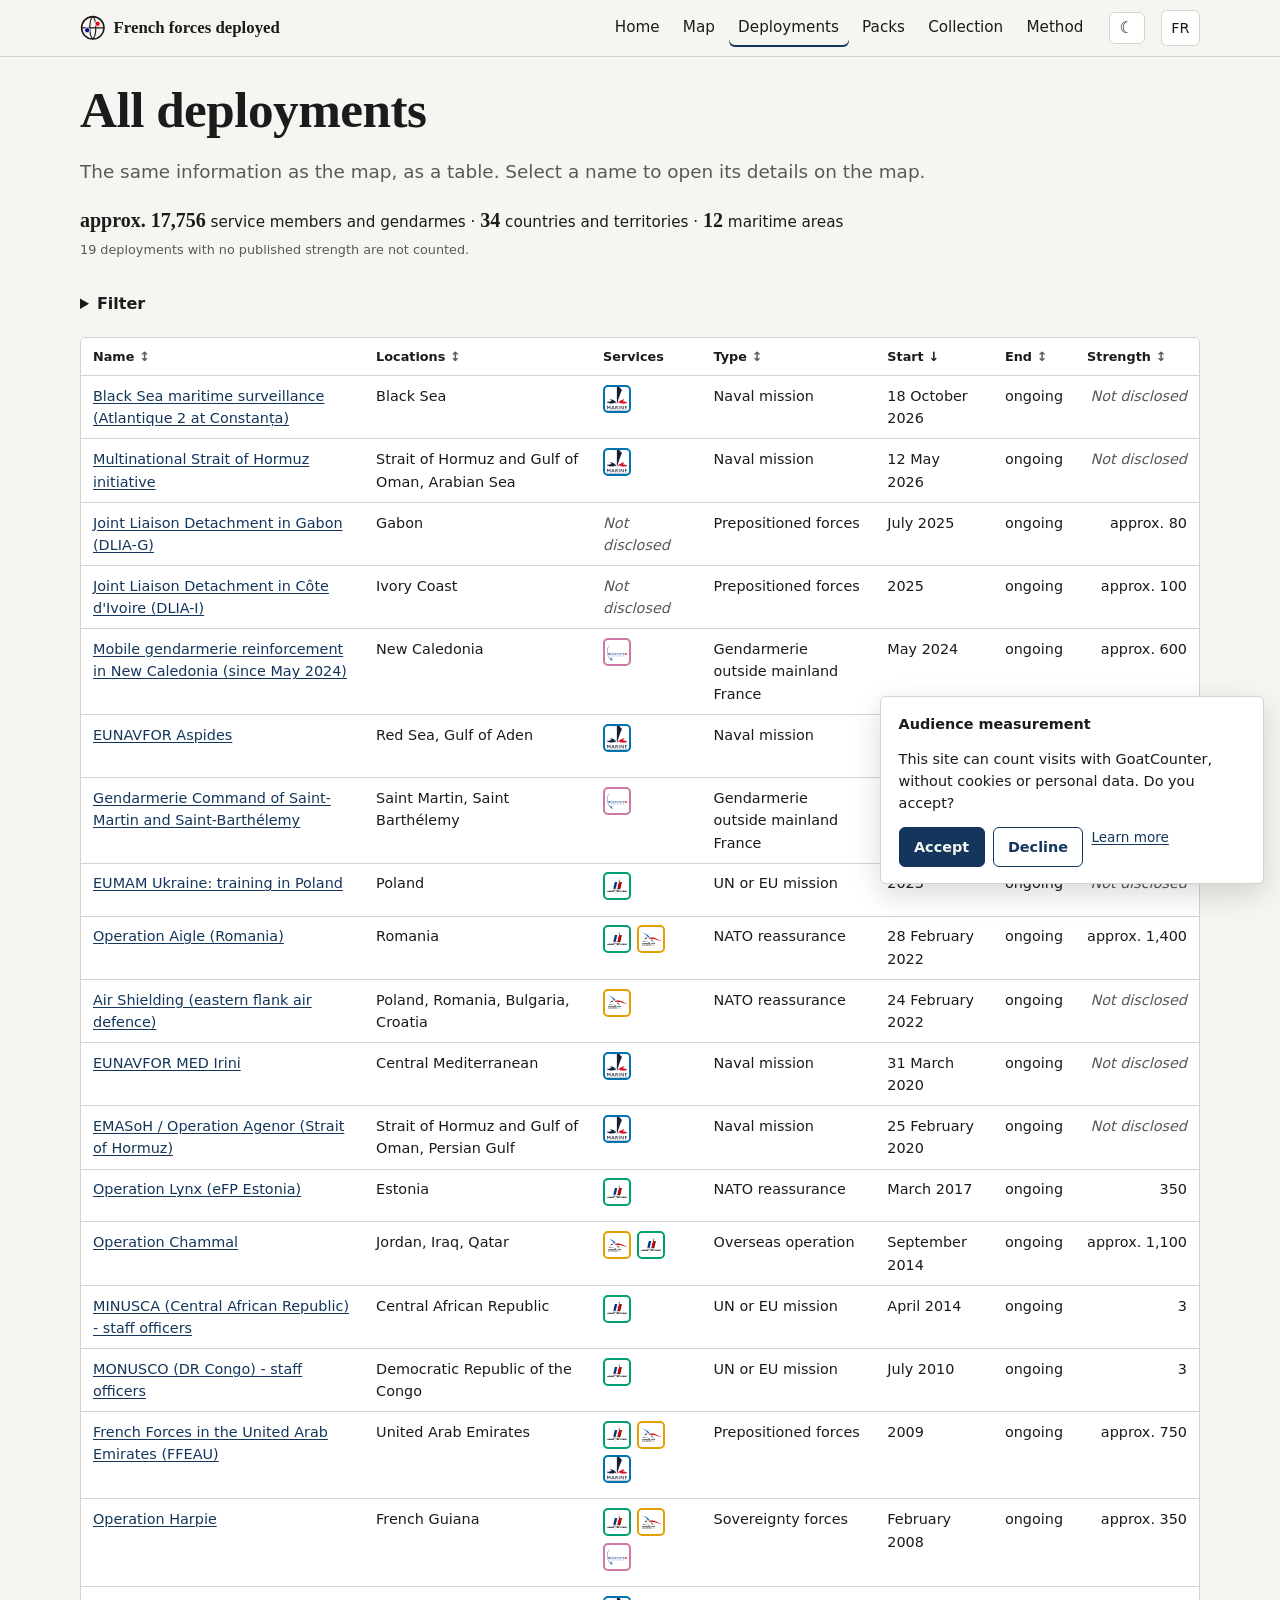
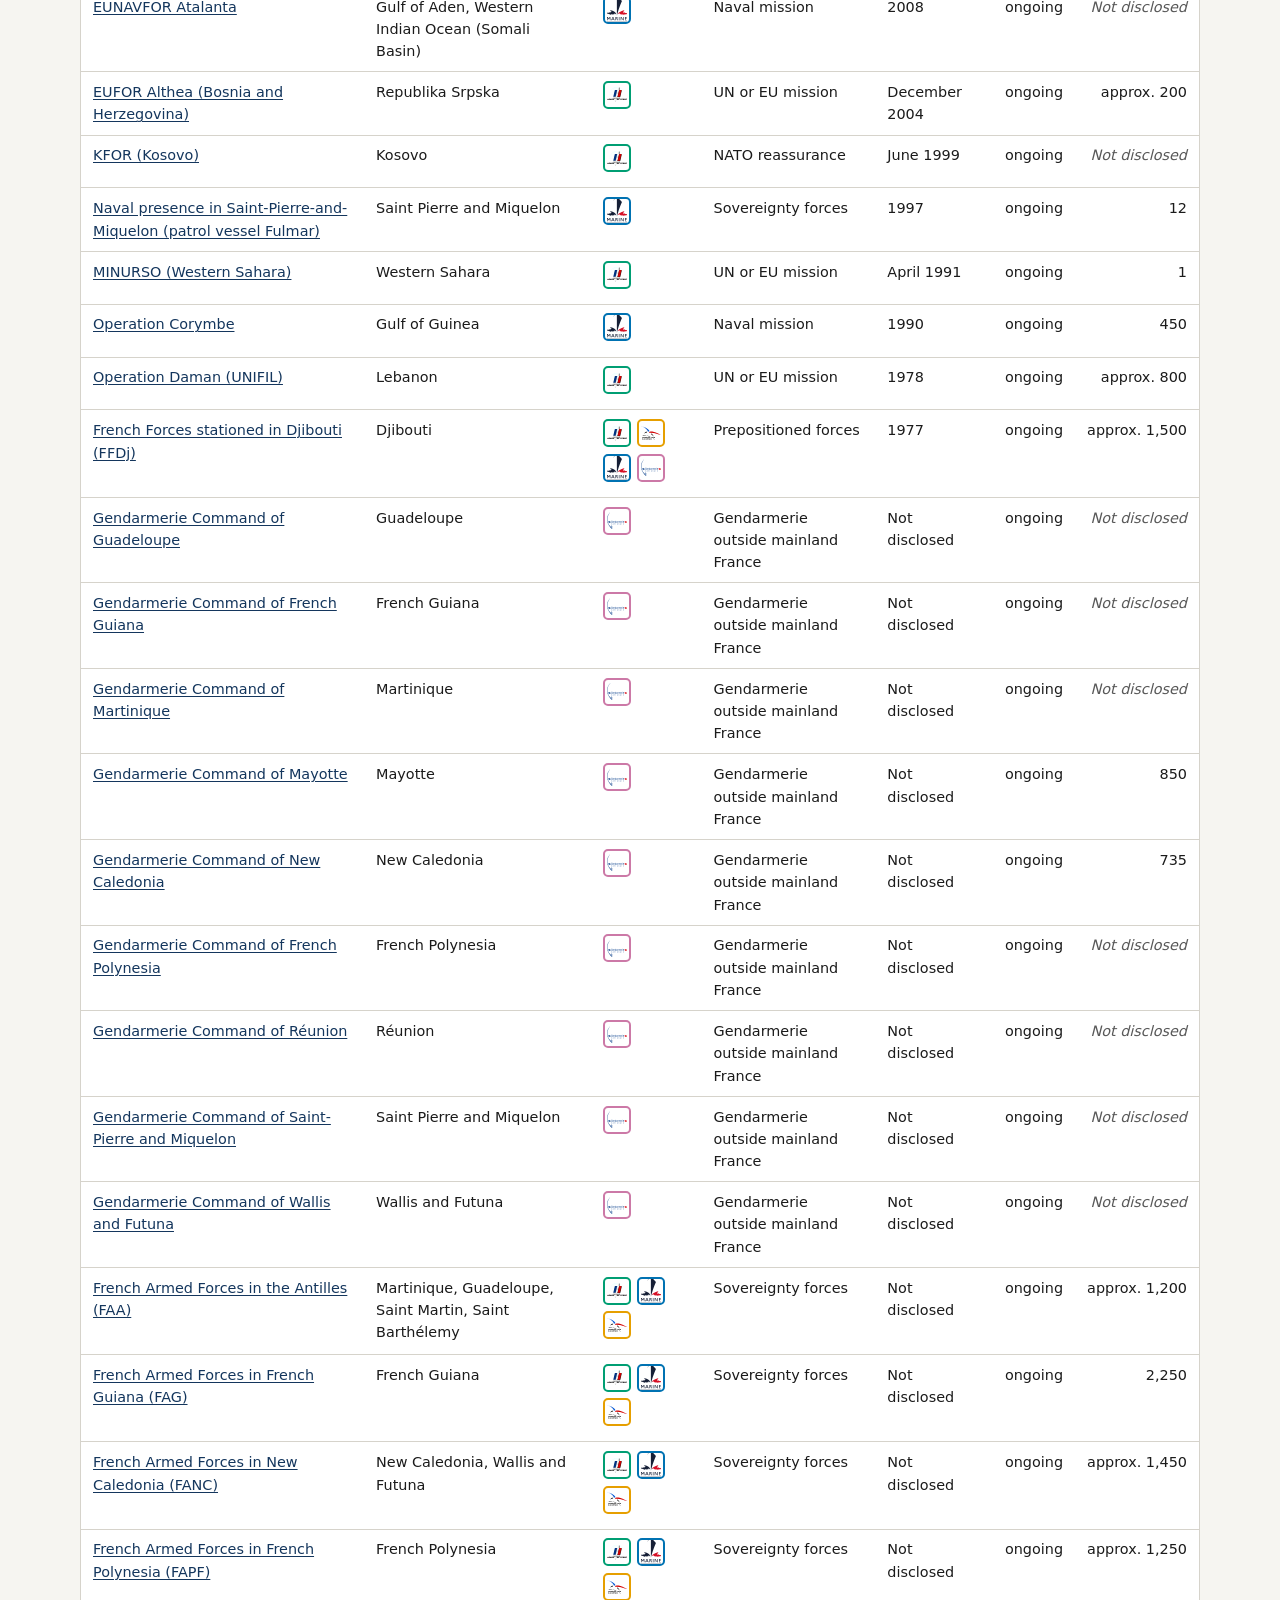
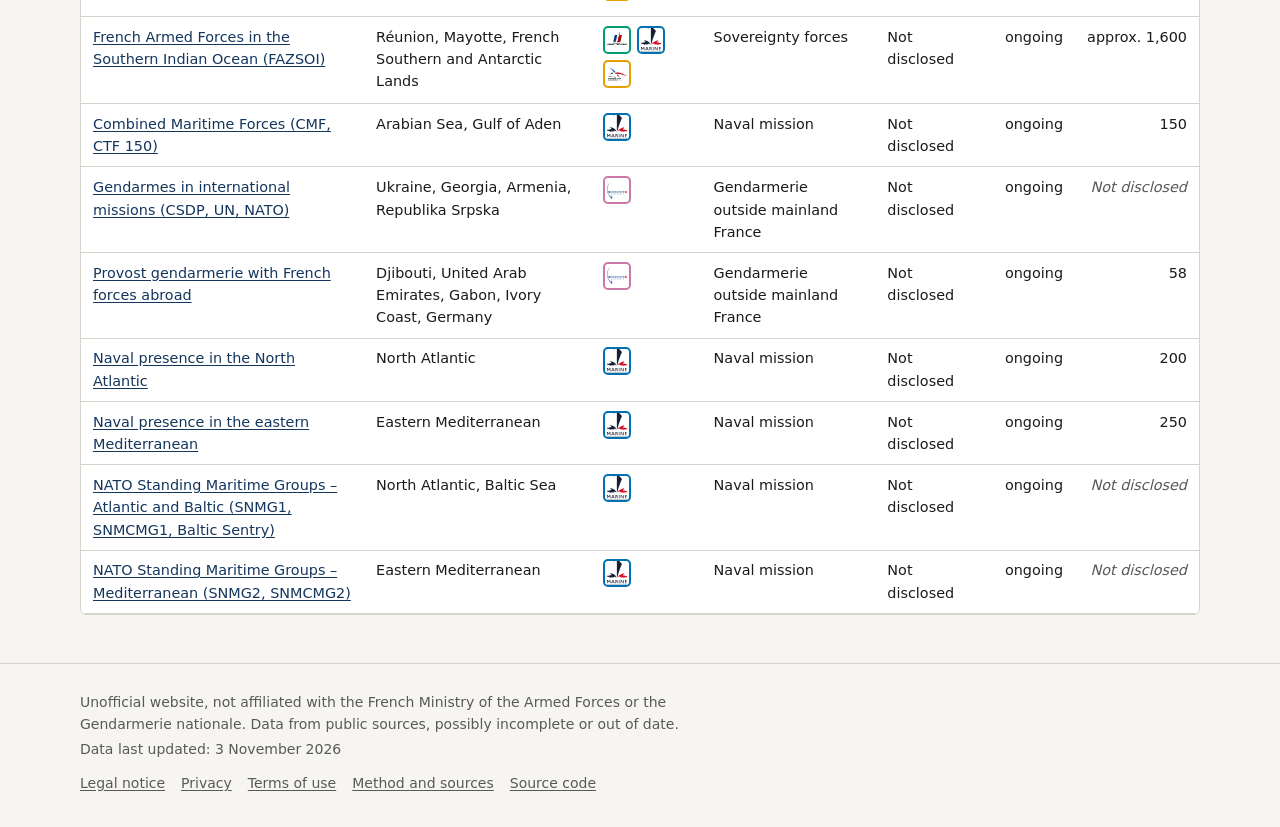
<file: deploiements.html>
<!doctype html>
<html lang="fr">
<head>
  <meta charset="utf-8">
  <meta name="viewport" content="width=device-width, initial-scale=1">
  <meta http-equiv="Content-Security-Policy" content="default-src 'self'; script-src 'self' https://gc.zgo.at; style-src 'self' 'unsafe-inline'; img-src 'self' data:; connect-src 'self' https://*.goatcounter.com; base-uri 'self'; form-action 'none'">
  <title>Liste des déploiements militaires français en cours et passés</title>
  <meta name="description" content="Tableau triable de tous les déploiements des armées françaises et de la gendarmerie : lieux, forces, types, dates et effectifs publiés.">
  <link rel="canonical" href="https://maximator13.github.io/forces-francaises/deploiements.html">
  <meta property="og:type" content="website">
  <meta property="og:site_name" content="Forces françaises déployées">
  <meta property="og:title" content="Liste des déploiements des forces françaises">
  <meta property="og:description" content="Tous les déploiements militaires français recensés, triables par lieu, force, date ou effectif.">
  <meta property="og:url" content="https://maximator13.github.io/forces-francaises/deploiements.html">
  <meta property="og:image" content="https://maximator13.github.io/forces-francaises/og-image.png">
  <meta property="og:locale" content="fr_FR">
  <meta property="og:locale:alternate" content="en_GB">
  <meta name="twitter:card" content="summary_large_image">
  <link rel="icon" href="favicon.svg" type="image/svg+xml">
  <script src="js/theme.js"></script>
  <link rel="stylesheet" href="css/base.css">
  <link rel="stylesheet" href="css/map.css">
  <script type="module" src="js/pages/deploiements.js"></script>
</head>
<body data-page="deploiements">
  <main id="contenu" class="wrap list-layout">
    <h1 data-i18n="list.heading">Tous les déploiements</h1>
    <p class="lede" data-i18n="list.intro">La même information que la carte, sous forme de tableau. Cliquez sur un nom pour ouvrir sa fiche sur la carte.</p>
    <div class="list-tools">
      <p class="counter" id="counter" aria-live="polite"></p>
      <details class="filters-box">
        <summary data-i18n="filters.title">Filtrer</summary>
        <form id="filters"></form>
      </details>
    </div>
    <div class="table-wrap">
      <table class="deps" id="deps"></table>
    </div>
  </main>
</body>
</html>
</file>
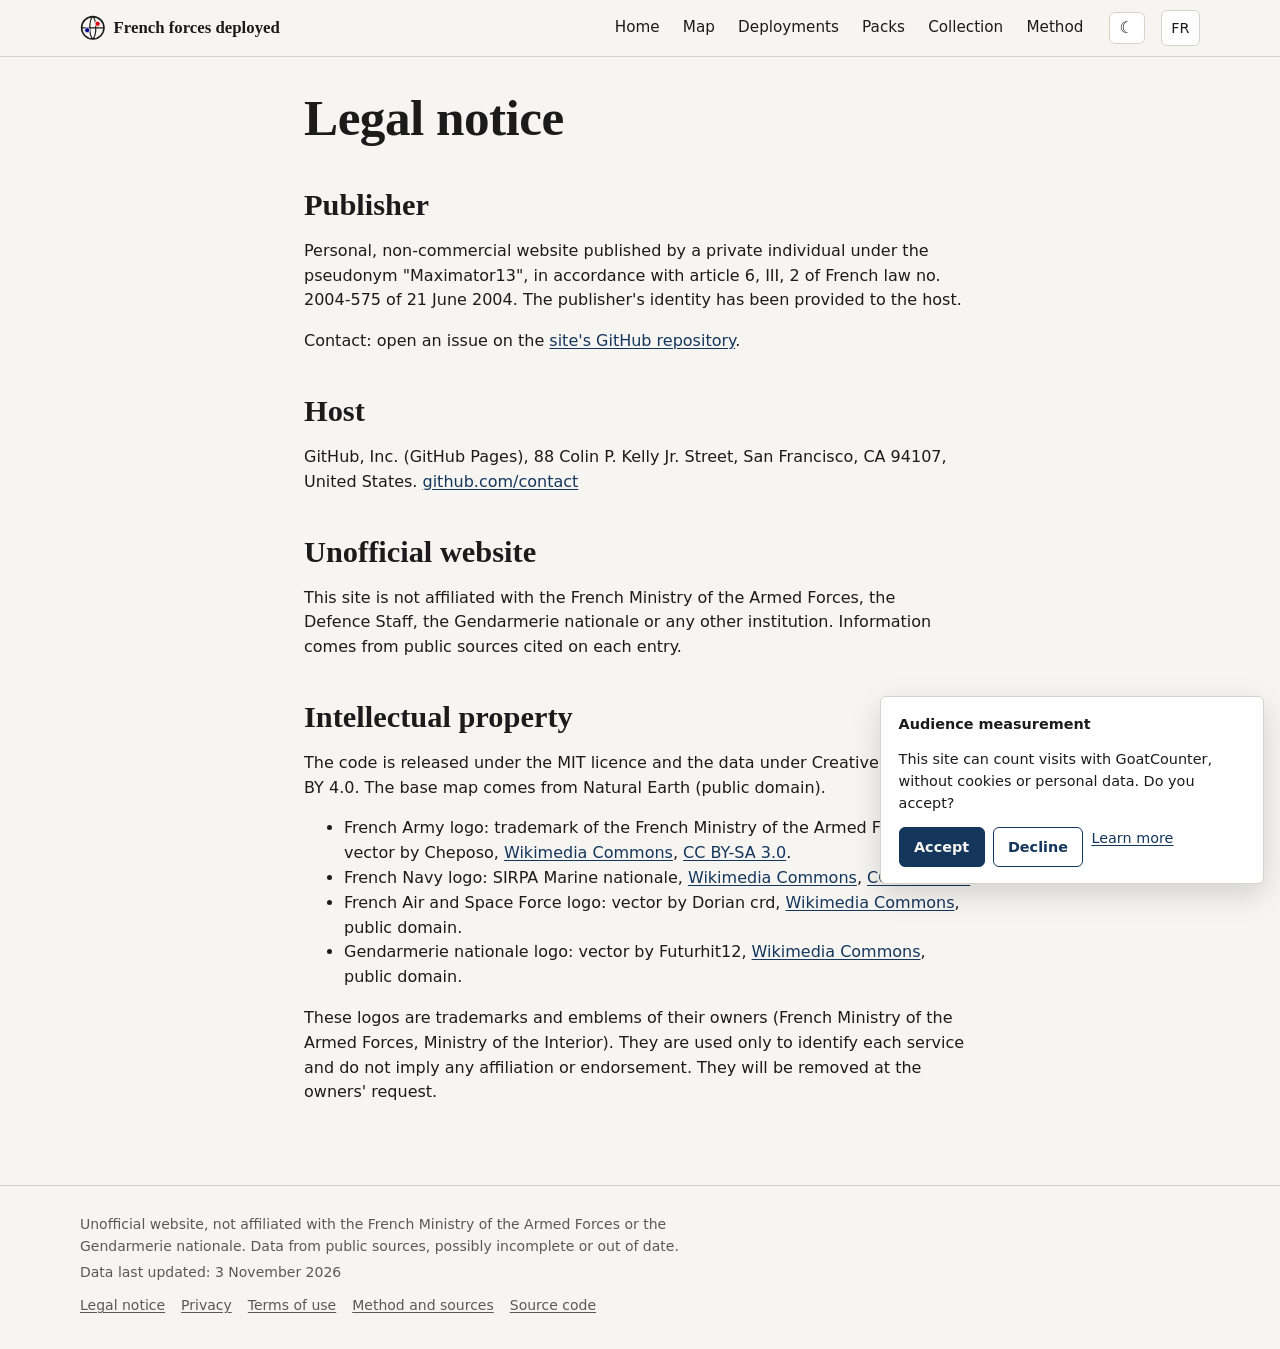
<file: mentions-legales.html>
<!doctype html>
<html lang="fr">
<head>
  <meta charset="utf-8">
  <meta name="viewport" content="width=device-width, initial-scale=1">
  <meta http-equiv="Content-Security-Policy" content="default-src 'self'; script-src 'self' https://gc.zgo.at; style-src 'self' 'unsafe-inline'; img-src 'self' data:; connect-src 'self' https://*.goatcounter.com; base-uri 'self'; form-action 'none'">
  <title>Mentions légales</title>
  <meta name="description" content="Éditeur, hébergeur, propriété intellectuelle et crédits du site Forces françaises déployées.">
  <link rel="canonical" href="https://maximator13.github.io/forces-francaises/mentions-legales.html">
  <meta property="og:url" content="https://maximator13.github.io/forces-francaises/mentions-legales.html">
  <meta property="og:type" content="website">
  <meta property="og:site_name" content="Forces françaises déployées">
  <meta property="og:title" content="Mentions légales">
  <meta property="og:description" content="Éditeur, hébergeur, propriété intellectuelle et crédits du site Forces françaises déployées.">
  <meta property="og:image" content="https://maximator13.github.io/forces-francaises/og-image.png">
  <meta property="og:locale" content="fr_FR">
  <meta property="og:locale:alternate" content="en_GB">
  <meta name="twitter:card" content="summary_large_image">
  <link rel="icon" href="favicon.svg" type="image/svg+xml">
  <script src="js/theme.js"></script>
  <link rel="stylesheet" href="css/base.css">
  <script type="module" src="js/pages/static.js"></script>
</head>
<body data-page="notice" data-meta="notice">
  <main id="contenu" class="prose">
    <div data-lang="fr" lang="fr">
    <h1>Mentions légales</h1>
    <h2>Éditeur</h2>
    <p>Site personnel et non professionnel édité par un particulier sous le pseudonyme « Maximator13 », conformément à l'article 6, III, 2 de la loi n° 2004-575 du 21 juin 2004 pour la confiance dans l'économie numérique. Les éléments d'identification de l'éditeur ont été communiqués à l'hébergeur.</p>
    <p>Contact : par un ticket sur le <a href="https://github.com/Maximator13/forces-francaises/issues">dépôt GitHub du site</a>.</p>
    <h2>Hébergeur</h2>
    <p>GitHub, Inc. (service GitHub Pages), 88 Colin P. Kelly Jr. Street, San Francisco, CA 94107, États-Unis. <a href="https://github.com/contact">github.com/contact</a></p>
    <h2>Caractère non officiel</h2>
    <p>Ce site n'a aucun lien avec le ministère des Armées, l'État-major des armées, la Gendarmerie nationale ou toute autre institution. Les informations proviennent de sources publiques citées sur chaque fiche.</p>
    <h2>Propriété intellectuelle</h2>
    <p>Le code est publié sous licence MIT et les données sous licence Creative Commons BY 4.0. Le fond de carte provient de Natural Earth (domaine public).</p>
    <ul>
      <li>Logo de l'Armée de Terre : marque du ministère des Armées ; vectorisation par Cheposo, <a href="https://commons.wikimedia.org/wiki/File:Logo_of_the_French_Army_(Armee_de_Terre).svg">Wikimedia Commons</a>, licence <a href="https://creativecommons.org/licenses/by-sa/3.0/deed.fr">CC BY-SA 3.0</a>.</li>
      <li>Logo de la Marine nationale : SIRPA Marine nationale, <a href="https://commons.wikimedia.org/wiki/File:LOGO_MARINE_NATIONALE_2021.svg">Wikimedia Commons</a>, licence <a href="https://creativecommons.org/licenses/by-sa/4.0/deed.fr">CC BY-SA 4.0</a>.</li>
      <li>Logo de l'Armée de l'Air et de l'Espace : vectorisation par Dorian crd, <a href="https://commons.wikimedia.org/wiki/File:Logo_de_l%27Arm%C3%A9e_de_l%27Air_et_de_l%27Espace.svg">Wikimedia Commons</a>, domaine public.</li>
      <li>Logo de la Gendarmerie nationale : vectorisation par Futurhit12, <a href="https://commons.wikimedia.org/wiki/File:Gendarmerie_nationale_logo.svg">Wikimedia Commons</a>, domaine public.</li>
    </ul>
    <p>Ces logos sont des marques et emblèmes de leurs titulaires (ministère des Armées, ministère de l'Intérieur). Ils sont utilisés uniquement pour identifier chaque force ; leur présence n'implique aucun lien avec ces institutions ni leur approbation. Sur simple demande des titulaires, ils seront retirés.</p>
    </div>
    <div data-lang="en" lang="en">
    <h1>Legal notice</h1>
    <h2>Publisher</h2>
    <p>Personal, non-commercial website published by a private individual under the pseudonym "Maximator13", in accordance with article 6, III, 2 of French law no. 2004-575 of 21 June 2004. The publisher's identity has been provided to the host.</p>
    <p>Contact: open an issue on the <a href="https://github.com/Maximator13/forces-francaises/issues">site's GitHub repository</a>.</p>
    <h2>Host</h2>
    <p>GitHub, Inc. (GitHub Pages), 88 Colin P. Kelly Jr. Street, San Francisco, CA 94107, United States. <a href="https://github.com/contact">github.com/contact</a></p>
    <h2>Unofficial website</h2>
    <p>This site is not affiliated with the French Ministry of the Armed Forces, the Defence Staff, the Gendarmerie nationale or any other institution. Information comes from public sources cited on each entry.</p>
    <h2>Intellectual property</h2>
    <p>The code is released under the MIT licence and the data under Creative Commons BY 4.0. The base map comes from Natural Earth (public domain).</p>
    <ul>
      <li>French Army logo: trademark of the French Ministry of the Armed Forces; vector by Cheposo, <a href="https://commons.wikimedia.org/wiki/File:Logo_of_the_French_Army_(Armee_de_Terre).svg">Wikimedia Commons</a>, <a href="https://creativecommons.org/licenses/by-sa/3.0/">CC BY-SA 3.0</a>.</li>
      <li>French Navy logo: SIRPA Marine nationale, <a href="https://commons.wikimedia.org/wiki/File:LOGO_MARINE_NATIONALE_2021.svg">Wikimedia Commons</a>, <a href="https://creativecommons.org/licenses/by-sa/4.0/">CC BY-SA 4.0</a>.</li>
      <li>French Air and Space Force logo: vector by Dorian crd, <a href="https://commons.wikimedia.org/wiki/File:Logo_de_l%27Arm%C3%A9e_de_l%27Air_et_de_l%27Espace.svg">Wikimedia Commons</a>, public domain.</li>
      <li>Gendarmerie nationale logo: vector by Futurhit12, <a href="https://commons.wikimedia.org/wiki/File:Gendarmerie_nationale_logo.svg">Wikimedia Commons</a>, public domain.</li>
    </ul>
    <p>These logos are trademarks and emblems of their owners (French Ministry of the Armed Forces, Ministry of the Interior). They are used only to identify each service and do not imply any affiliation or endorsement. They will be removed at the owners' request.</p>
    </div>
  </main>
</body>
</html>
</file>
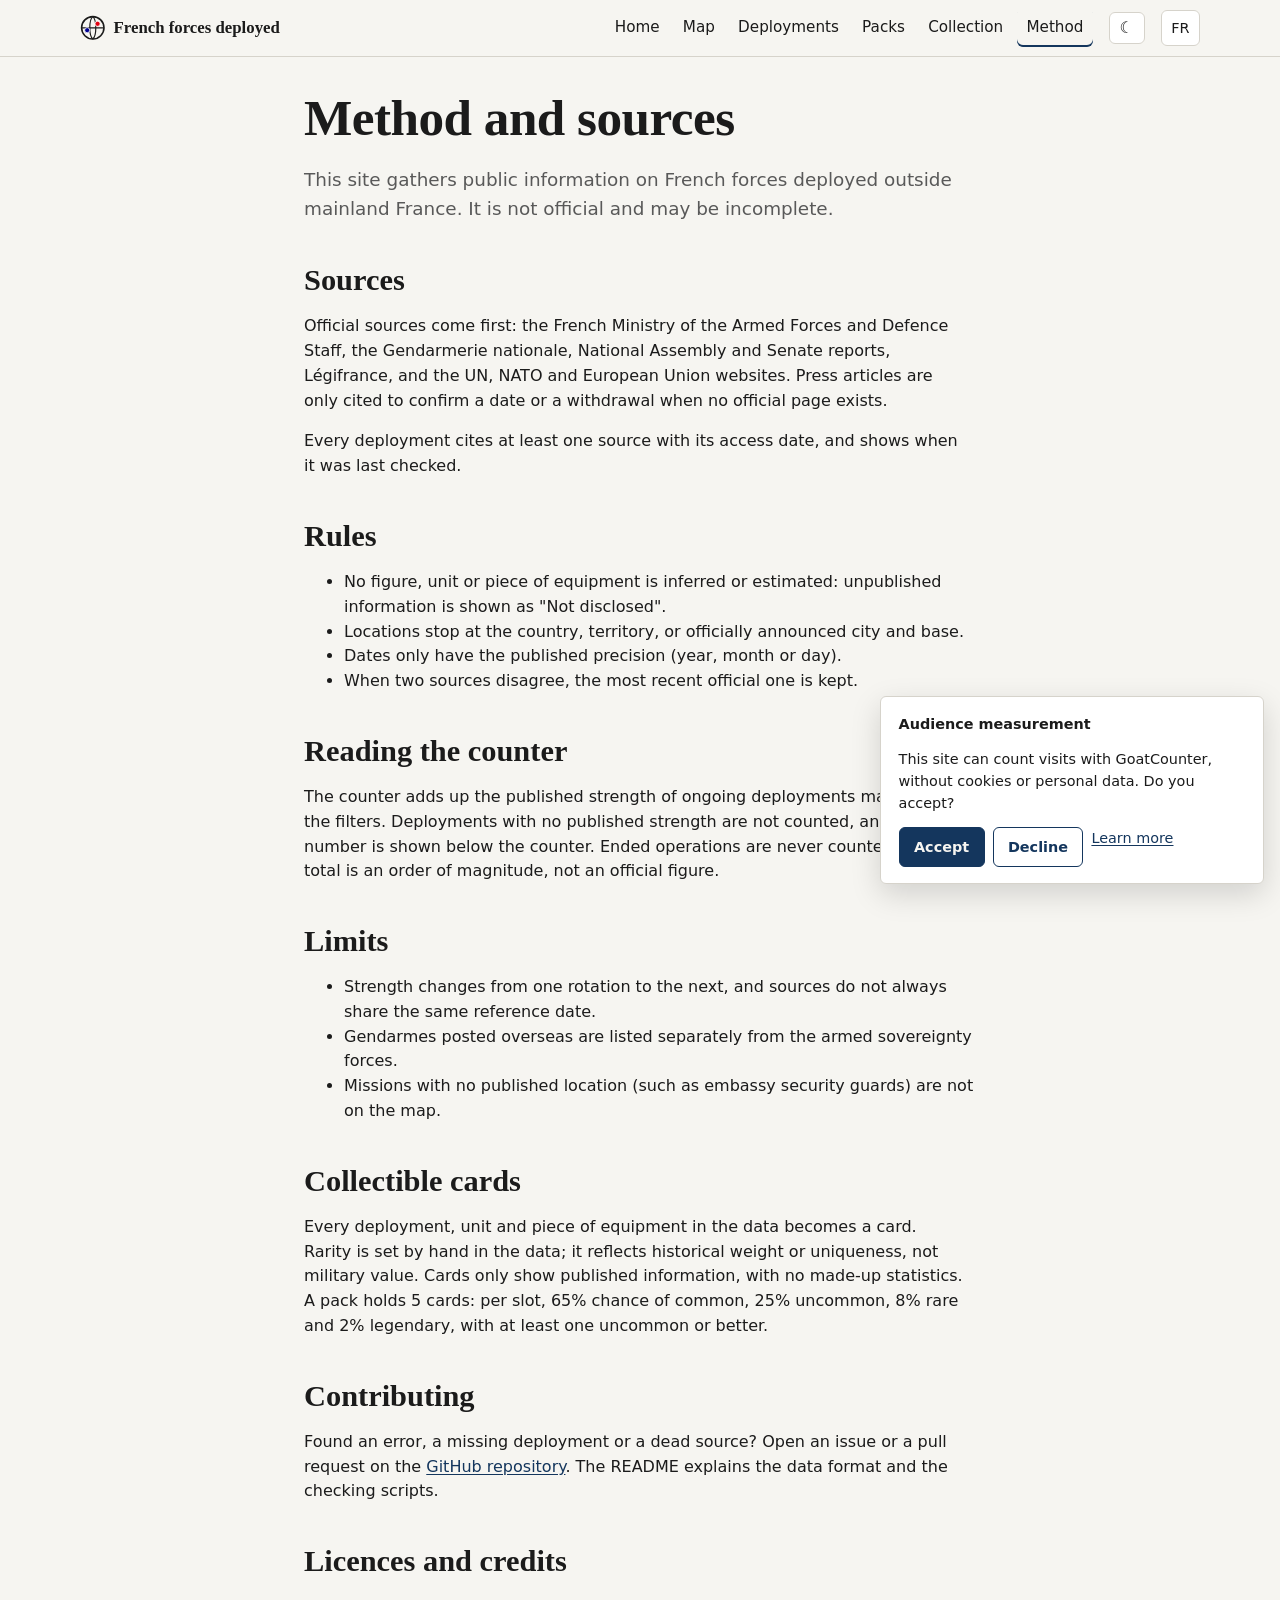
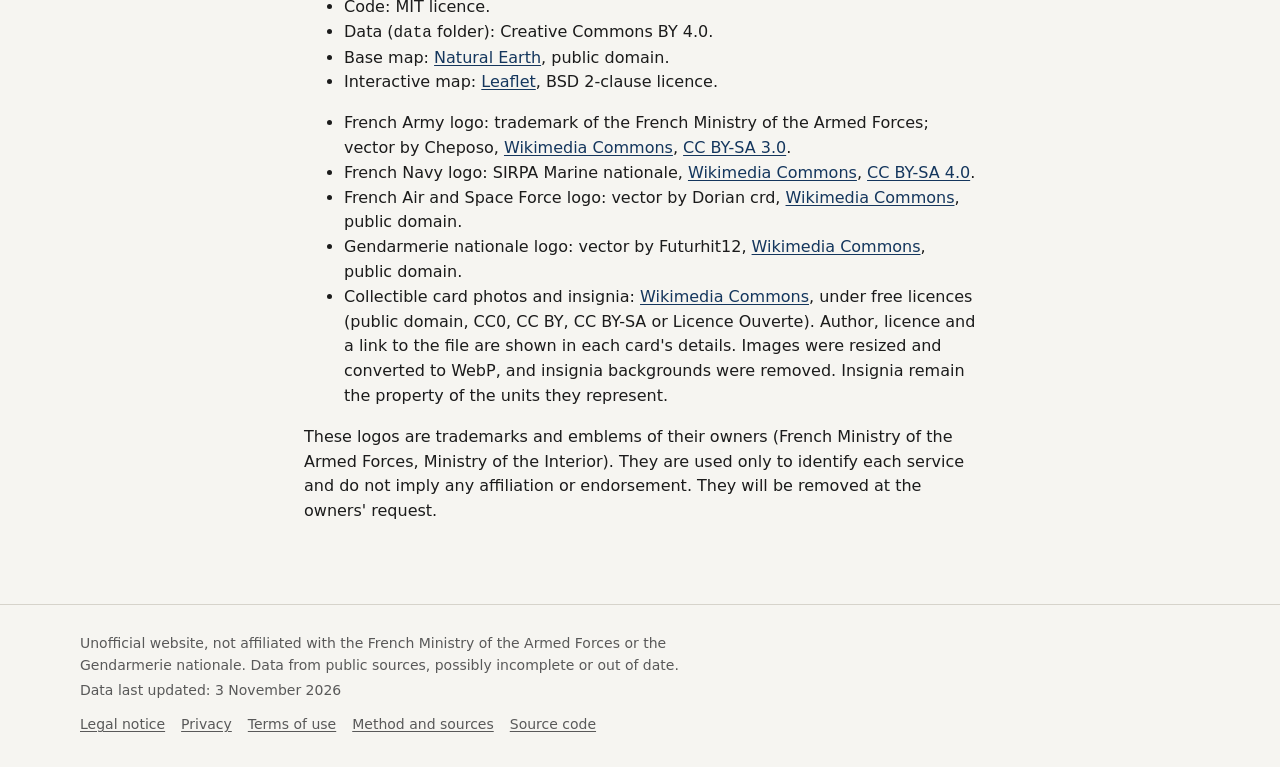
<file: methode.html>
<!doctype html>
<html lang="fr">
<head>
  <meta charset="utf-8">
  <meta name="viewport" content="width=device-width, initial-scale=1">
  <meta http-equiv="Content-Security-Policy" content="default-src 'self'; script-src 'self' https://gc.zgo.at; style-src 'self' 'unsafe-inline'; img-src 'self' data:; connect-src 'self' https://*.goatcounter.com; base-uri 'self'; form-action 'none'">
  <title>Méthode et sources : comment la carte des forces françaises est construite</title>
  <meta name="description" content="Sources officielles, règles de collecte, limites des données, raretés des cartes, licences et façon de contribuer au site.">
  <link rel="canonical" href="https://maximator13.github.io/forces-francaises/methode.html">
  <meta property="og:url" content="https://maximator13.github.io/forces-francaises/methode.html">
  <meta property="og:type" content="website">
  <meta property="og:site_name" content="Forces françaises déployées">
  <meta property="og:title" content="Méthode et sources : comment la carte des forces françaises est construite">
  <meta property="og:description" content="Sources officielles, règles de collecte, limites des données, raretés des cartes, licences et façon de contribuer au site.">
  <meta property="og:image" content="https://maximator13.github.io/forces-francaises/og-image.png">
  <meta property="og:locale" content="fr_FR">
  <meta property="og:locale:alternate" content="en_GB">
  <meta name="twitter:card" content="summary_large_image">
  <link rel="icon" href="favicon.svg" type="image/svg+xml">
  <script src="js/theme.js"></script>
  <link rel="stylesheet" href="css/base.css">
  <script type="module" src="js/pages/static.js"></script>
</head>
<body data-page="methode" data-meta="methode">
  <main id="contenu" class="prose">
    <div data-lang="fr" lang="fr">
    <h1>Méthode et sources</h1>
    <p class="lede">Ce site rassemble des informations publiques sur les forces françaises déployées hors de métropole. Il n'est pas officiel et peut être incomplet.</p>

    <h2 class="reveal">Sources</h2>
    <p>Les sources officielles sont utilisées en priorité : site du ministère des Armées et de l'État-major des armées, Gendarmerie nationale, rapports et avis budgétaires de l'Assemblée nationale et du Sénat, Légifrance, et les sites de l'ONU, de l'OTAN et de l'Union européenne. La presse n'est citée que pour confirmer une date ou un retrait quand aucune page officielle n'existe.</p>
    <p>Chaque déploiement cite au moins une source, avec sa date de consultation, et indique la date de sa dernière vérification.</p>

    <h2 class="reveal">Règles</h2>
    <ul>
      <li>Aucun chiffre, aucune unité, aucun matériel n'est déduit ou estimé : une information non publiée est affichée « Non communiqué ».</li>
      <li>Les lieux s'arrêtent au pays, au territoire ou à la ville et à la base officiellement annoncés.</li>
      <li>Une date n'a que la précision publiée (année, mois ou jour).</li>
      <li>Quand deux sources se contredisent, la plus récente source officielle est retenue.</li>
    </ul>

    <h2 class="reveal">Lire le compteur</h2>
    <p>Le compteur additionne les effectifs publiés des déploiements en cours qui correspondent aux filtres. Les déploiements sans effectif publié ne sont pas comptés ; leur nombre est indiqué sous le compteur. Les opérations terminées n'y sont jamais comptées. Le total est donc un ordre de grandeur, pas un chiffre officiel.</p>

    <h2 class="reveal">Limites</h2>
    <ul>
      <li>Les effectifs varient d'une relève à l'autre et les sources ne donnent pas toujours la même date de référence.</li>
      <li>Les gendarmes affectés outre-mer sont présentés à part des forces armées de souveraineté.</li>
      <li>Les missions sans lieu publié (par exemple les gardes de sécurité des ambassades) ne figurent pas sur la carte.</li>
    </ul>

    <h2 class="reveal">Cartes à collectionner</h2>
    <p>Chaque déploiement, unité et matériel des données devient une carte. La rareté est fixée à la main dans les données ; elle reflète la place historique ou la singularité de l'élément, pas sa valeur militaire. Les cartes n'affichent que des informations publiées, sans statistiques inventées. Un paquet contient 5 cartes : 65 % de chances d'une commune, 25 % d'une peu commune, 8 % d'une rare et 2 % d'une légendaire par emplacement, avec au moins une peu commune ou mieux.</p>

    <h2 class="reveal">Contribuer</h2>
    <p>Une erreur, un déploiement manquant, une source morte ? Ouvrez un ticket ou une demande de modification sur le <a href="https://github.com/Maximator13/forces-francaises">dépôt GitHub</a>. Le README explique le format des données et les scripts de vérification.</p>

    <h2 class="reveal">Licences et crédits</h2>
    <ul>
      <li>Code : licence MIT.</li>
      <li>Données (dossier <code>data</code>) : licence Creative Commons BY 4.0.</li>
      <li>Fond de carte : <a href="https://www.naturalearthdata.com/">Natural Earth</a>, domaine public.</li>
      <li>Carte interactive : <a href="https://leafletjs.com/">Leaflet</a>, licence BSD 2 clauses.</li>
    </ul>
    <ul>
      <li>Logo de l'Armée de Terre : marque du ministère des Armées ; vectorisation par Cheposo, <a href="https://commons.wikimedia.org/wiki/File:Logo_of_the_French_Army_(Armee_de_Terre).svg">Wikimedia Commons</a>, licence <a href="https://creativecommons.org/licenses/by-sa/3.0/deed.fr">CC BY-SA 3.0</a>.</li>
      <li>Logo de la Marine nationale : SIRPA Marine nationale, <a href="https://commons.wikimedia.org/wiki/File:LOGO_MARINE_NATIONALE_2021.svg">Wikimedia Commons</a>, licence <a href="https://creativecommons.org/licenses/by-sa/4.0/deed.fr">CC BY-SA 4.0</a>.</li>
      <li>Logo de l'Armée de l'Air et de l'Espace : vectorisation par Dorian crd, <a href="https://commons.wikimedia.org/wiki/File:Logo_de_l%27Arm%C3%A9e_de_l%27Air_et_de_l%27Espace.svg">Wikimedia Commons</a>, domaine public.</li>
      <li>Logo de la Gendarmerie nationale : vectorisation par Futurhit12, <a href="https://commons.wikimedia.org/wiki/File:Gendarmerie_nationale_logo.svg">Wikimedia Commons</a>, domaine public.</li>
      <li>Photos et insignes des cartes à collectionner : <a href="https://commons.wikimedia.org/">Wikimedia Commons</a>, sous licence libre (domaine public, CC0, CC BY, CC BY-SA ou Licence Ouverte). L'auteur, la licence et le lien vers le fichier sont indiqués dans le détail de chaque carte. Les images ont été redimensionnées et converties en WebP, et le fond des insignes a été retiré. Les insignes restent la propriété des unités qu'ils représentent.</li>
    </ul>
    <p>Ces logos sont des marques et emblèmes de leurs titulaires (ministère des Armées, ministère de l'Intérieur). Ils sont utilisés uniquement pour identifier chaque force ; leur présence n'implique aucun lien avec ces institutions ni leur approbation. Sur simple demande des titulaires, ils seront retirés.</p>
    </div>

    <div data-lang="en" lang="en">
    <h1>Method and sources</h1>
    <p class="lede">This site gathers public information on French forces deployed outside mainland France. It is not official and may be incomplete.</p>

    <h2 class="reveal">Sources</h2>
    <p>Official sources come first: the French Ministry of the Armed Forces and Defence Staff, the Gendarmerie nationale, National Assembly and Senate reports, Légifrance, and the UN, NATO and European Union websites. Press articles are only cited to confirm a date or a withdrawal when no official page exists.</p>
    <p>Every deployment cites at least one source with its access date, and shows when it was last checked.</p>

    <h2 class="reveal">Rules</h2>
    <ul>
      <li>No figure, unit or piece of equipment is inferred or estimated: unpublished information is shown as "Not disclosed".</li>
      <li>Locations stop at the country, territory, or officially announced city and base.</li>
      <li>Dates only have the published precision (year, month or day).</li>
      <li>When two sources disagree, the most recent official one is kept.</li>
    </ul>

    <h2 class="reveal">Reading the counter</h2>
    <p>The counter adds up the published strength of ongoing deployments matching the filters. Deployments with no published strength are not counted, and their number is shown below the counter. Ended operations are never counted. The total is an order of magnitude, not an official figure.</p>

    <h2 class="reveal">Limits</h2>
    <ul>
      <li>Strength changes from one rotation to the next, and sources do not always share the same reference date.</li>
      <li>Gendarmes posted overseas are listed separately from the armed sovereignty forces.</li>
      <li>Missions with no published location (such as embassy security guards) are not on the map.</li>
    </ul>

    <h2 class="reveal">Collectible cards</h2>
    <p>Every deployment, unit and piece of equipment in the data becomes a card. Rarity is set by hand in the data; it reflects historical weight or uniqueness, not military value. Cards only show published information, with no made-up statistics. A pack holds 5 cards: per slot, 65% chance of common, 25% uncommon, 8% rare and 2% legendary, with at least one uncommon or better.</p>

    <h2 class="reveal">Contributing</h2>
    <p>Found an error, a missing deployment or a dead source? Open an issue or a pull request on the <a href="https://github.com/Maximator13/forces-francaises">GitHub repository</a>. The README explains the data format and the checking scripts.</p>

    <h2 class="reveal">Licences and credits</h2>
    <ul>
      <li>Code: MIT licence.</li>
      <li>Data (<code>data</code> folder): Creative Commons BY 4.0.</li>
      <li>Base map: <a href="https://www.naturalearthdata.com/">Natural Earth</a>, public domain.</li>
      <li>Interactive map: <a href="https://leafletjs.com/">Leaflet</a>, BSD 2-clause licence.</li>
    </ul>
    <ul>
      <li>French Army logo: trademark of the French Ministry of the Armed Forces; vector by Cheposo, <a href="https://commons.wikimedia.org/wiki/File:Logo_of_the_French_Army_(Armee_de_Terre).svg">Wikimedia Commons</a>, <a href="https://creativecommons.org/licenses/by-sa/3.0/">CC BY-SA 3.0</a>.</li>
      <li>French Navy logo: SIRPA Marine nationale, <a href="https://commons.wikimedia.org/wiki/File:LOGO_MARINE_NATIONALE_2021.svg">Wikimedia Commons</a>, <a href="https://creativecommons.org/licenses/by-sa/4.0/">CC BY-SA 4.0</a>.</li>
      <li>French Air and Space Force logo: vector by Dorian crd, <a href="https://commons.wikimedia.org/wiki/File:Logo_de_l%27Arm%C3%A9e_de_l%27Air_et_de_l%27Espace.svg">Wikimedia Commons</a>, public domain.</li>
      <li>Gendarmerie nationale logo: vector by Futurhit12, <a href="https://commons.wikimedia.org/wiki/File:Gendarmerie_nationale_logo.svg">Wikimedia Commons</a>, public domain.</li>
      <li>Collectible card photos and insignia: <a href="https://commons.wikimedia.org/">Wikimedia Commons</a>, under free licences (public domain, CC0, CC BY, CC BY-SA or Licence Ouverte). Author, licence and a link to the file are shown in each card's details. Images were resized and converted to WebP, and insignia backgrounds were removed. Insignia remain the property of the units they represent.</li>
    </ul>
    <p>These logos are trademarks and emblems of their owners (French Ministry of the Armed Forces, Ministry of the Interior). They are used only to identify each service and do not imply any affiliation or endorsement. They will be removed at the owners' request.</p>
    </div>
  </main>
</body>
</html>
</file>
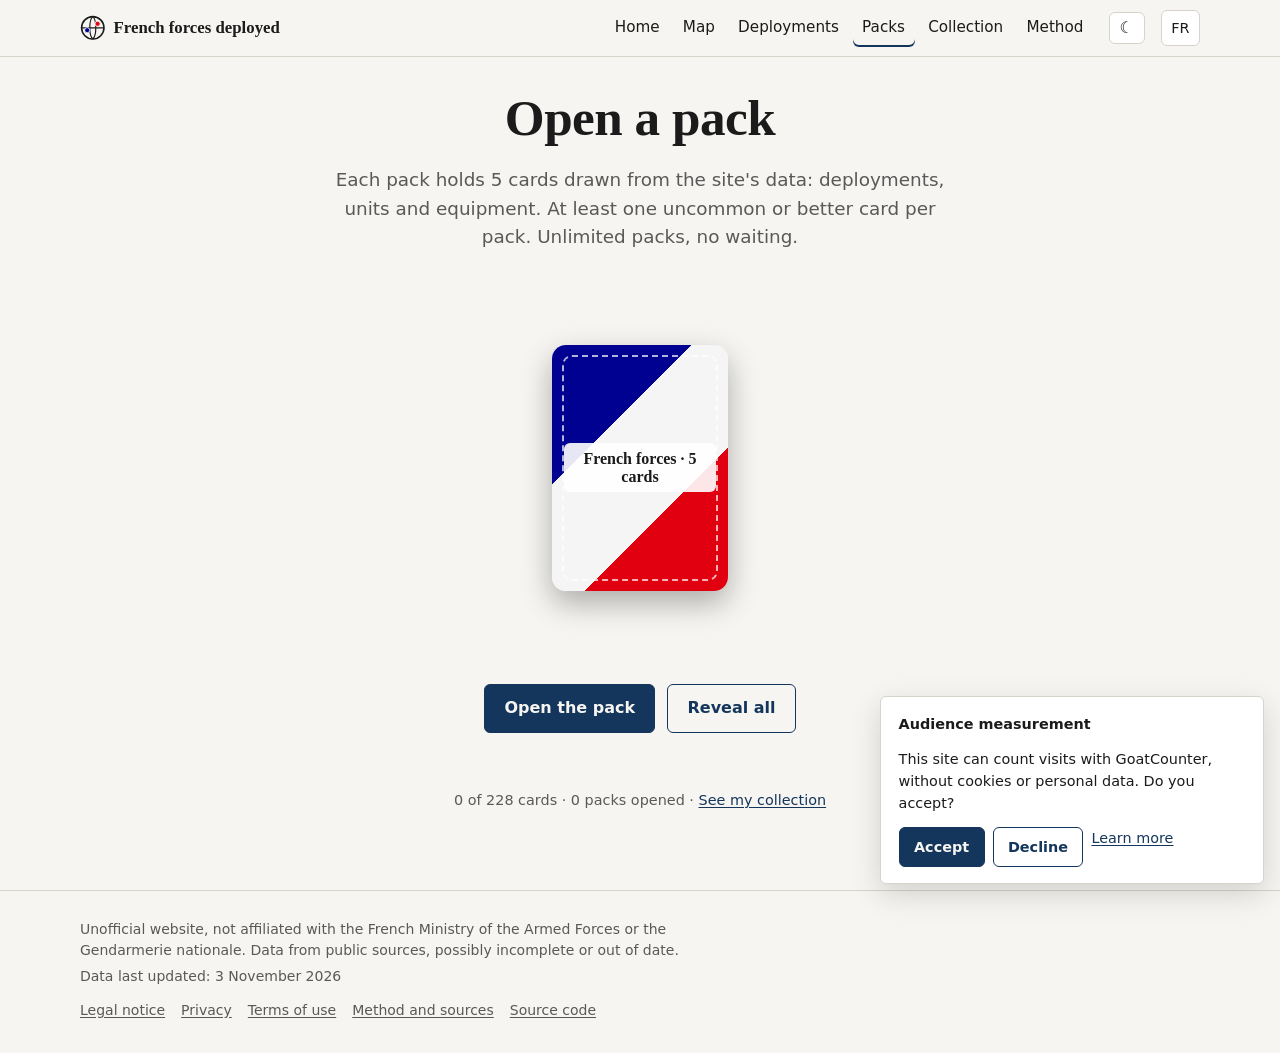
<file: paquets.html>
<!doctype html>
<html lang="fr">
<head>
  <meta charset="utf-8">
  <meta name="viewport" content="width=device-width, initial-scale=1">
  <meta http-equiv="Content-Security-Policy" content="default-src 'self'; script-src 'self' https://gc.zgo.at; style-src 'self' 'unsafe-inline'; img-src 'self' data:; connect-src 'self' https://*.goatcounter.com; base-uri 'self'; form-action 'none'">
  <title>Ouvrir des paquets de cartes des forces françaises</title>
  <meta name="description" content="Ouvrez des paquets de cartes à collectionner : déploiements, unités et matériels des forces françaises, de commune à légendaire, tirés de données publiques.">
  <link rel="canonical" href="https://maximator13.github.io/forces-francaises/paquets.html">
  <meta property="og:type" content="website">
  <meta property="og:site_name" content="Forces françaises déployées">
  <meta property="og:title" content="Paquets de cartes des forces françaises">
  <meta property="og:description" content="Déploiements, unités et matériels à collectionner, de commune à légendaire.">
  <meta property="og:url" content="https://maximator13.github.io/forces-francaises/paquets.html">
  <meta property="og:image" content="https://maximator13.github.io/forces-francaises/og-image.png">
  <meta property="og:locale" content="fr_FR">
  <meta property="og:locale:alternate" content="en_GB">
  <meta name="twitter:card" content="summary_large_image">
  <link rel="icon" href="favicon.svg" type="image/svg+xml">
  <script src="js/theme.js"></script>
  <link rel="stylesheet" href="css/base.css">
  <link rel="stylesheet" href="css/cards.css">
  <script type="module" src="js/pages/paquets.js"></script>
</head>
<body data-page="paquets">
  <main id="contenu" class="wrap packs">
    <h1 data-i18n="packs.heading">Ouvrir un paquet</h1>
    <p class="lede" data-i18n="packs.intro">Chaque paquet contient 5 cartes tirées des données du site : déploiements, unités et matériels. Au moins une carte peu commune ou mieux par paquet. Paquets illimités, sans attente.</p>
    <div class="pack-stage" id="stage"></div>
    <div class="pack-actions">
      <button class="button" type="button" id="open" data-i18n="packs.open">Ouvrir le paquet</button>
      <button class="button secondary" type="button" id="flip-all" hidden data-i18n="packs.flip_all">Tout retourner</button>
    </div>
    <p class="pack-summary" id="summary" aria-live="polite"></p>
    <p class="pack-stats"><span id="stats"></span> · <a href="collection.html" data-i18n="packs.see_collection">Voir ma collection</a></p>
  </main>
</body>
</html>
</file>
<file: css/base.css>
/* Styles communs : couleurs, typographie, en-tête, pied de page, transitions de page. */

:root {
  color-scheme: light dark;
  /* chaque couleur : light-dark(clair, sombre) ; le bouton de thème force l'un ou l'autre */

  --bg: light-dark(#f6f5f1, #121416);
  --surface: light-dark(#ffffff, #1b1e21);
  --ink: light-dark(#1b1b1b, #ececea);
  --muted: light-dark(#595959, #a8a8a4);
  --line: light-dark(#d6d3cb, #34383c);
  --accent: light-dark(#14365d, #9cc3ef);
  --focus: light-dark(#1a5fb4, #8ab8ff);

  --ocean: light-dark(#dde5ea, #131a20);
  --land: light-dark(#ecebe6, #30353a);
  --land-line: light-dark(#c3c0b7, #474d53);
  --past: light-dark(#a9a9a9, #6c6f72);
  --multi: light-dark(#3d3d3d, #c9c9c6);

  /* Palette Okabe-Ito : distinguable par les personnes daltoniennes */
  --terre: light-dark(#009e73, #2cc28f);
  --marine: light-dark(#0072b2, #4aa3df);
  --air: light-dark(#e69f00, #f0b429);
  --gendarmerie: light-dark(#cc79a7, #e08fbf);
  /* Variantes foncées pour du texte sur fond clair (contraste AA) */
  --terre-text: light-dark(#00684b, #5fd6ab);
  --marine-text: light-dark(#005a8c, #7bbcea);
  --air-text: light-dark(#8a5f00, #f3c45a);
  --gendarmerie-text: light-dark(#8f3d6c, #eba9cf);

  --commune: light-dark(#6b6b6b, #a0a0a0);
  --peu_commune: light-dark(#2f7d4f, #5cc08a);
  --rare: light-dark(#1f5fae, #6aa6f2);
  --legendaire: light-dark(#a6720b, #f0c14b);

  --serif: "Iowan Old Style", "Palatino Linotype", Palatino, Georgia, serif;
  --sans: system-ui, -apple-system, "Segoe UI", Roboto, "Helvetica Neue", Arial, sans-serif;
  --radius: 6px;
  --header-h: 3.5rem;
  --ease-out: cubic-bezier(0.22, 1, 0.36, 1);
}

:root[data-theme="light"] { color-scheme: light; }
:root[data-theme="dark"] { color-scheme: dark; }


*, *::before, *::after { box-sizing: border-box; }

html { -webkit-text-size-adjust: 100%; }

body {
  margin: 0;
  min-height: 100dvh;
  display: flex;
  flex-direction: column;
  background: var(--bg);
  color: var(--ink);
  font: 1rem/1.55 var(--sans);
}

main { flex: 1; }

h1, h2, h3 { font-family: var(--serif); line-height: 1.15; font-weight: 600; }
h1 { font-size: clamp(1.9rem, 5vw, 3.2rem); margin: 0 0 0.5rem; letter-spacing: -0.01em; }
h2 { font-size: clamp(1.35rem, 3vw, 1.9rem); margin: 2rem 0 0.75rem; }
h3 { font-size: 1.15rem; margin: 1.5rem 0 0.5rem; }

a { color: var(--accent); text-underline-offset: 0.15em; }
a:hover { text-decoration-thickness: 2px; }

:focus-visible { outline: 3px solid var(--focus); outline-offset: 2px; border-radius: 2px; }

button { font: inherit; color: inherit; cursor: pointer; }

img, svg { max-width: 100%; }

.visually-hidden {
  position: absolute !important;
  width: 1px; height: 1px;
  overflow: hidden;
  clip-path: inset(50%);
  white-space: nowrap;
}

.skip-link {
  position: absolute;
  left: 1rem; top: -3rem;
  z-index: 2000;
  padding: 0.5rem 0.75rem;
  background: var(--surface);
  border: 2px solid var(--focus);
}
.skip-link:focus { top: 0.5rem; }

.wrap { width: min(100% - 2rem, 70rem); margin-inline: auto; }
.prose { width: min(100% - 2rem, 42rem); margin-inline: auto; padding-block: 2rem 4rem; }
.prose p, .prose li { max-width: 65ch; }
.lede { font-size: 1.15rem; color: var(--muted); }

/* En-tête */
.site-header {
  position: sticky;
  top: 0;
  z-index: 1000;
  min-height: var(--header-h);
  background: color-mix(in srgb, var(--bg) 88%, transparent);
  backdrop-filter: blur(8px);
  border-bottom: 1px solid var(--line);
  view-transition-name: site-header;
}
.site-header .wrap {
  display: flex;
  align-items: center;
  gap: 1rem;
  min-height: var(--header-h);
}
.brand {
  font-family: var(--serif);
  font-weight: 700;
  font-size: 1.05rem;
  color: var(--ink);
  text-decoration: none;
  display: flex;
  align-items: center;
  gap: 0.5rem;
  white-space: nowrap;
}
.brand svg { width: 1.6rem; height: 1.6rem; }
.site-nav { margin-left: auto; }
.site-nav ul { display: flex; gap: 0.25rem; list-style: none; margin: 0; padding: 0; }
.site-nav a {
  display: block;
  padding: 0.45rem 0.6rem;
  border-radius: var(--radius);
  color: var(--ink);
  text-decoration: none;
  font-size: 0.95rem;
}
.site-nav a:hover { background: var(--line); }
.site-nav a[aria-current="page"] { box-shadow: inset 0 -2px 0 var(--accent); }
.menu-toggle, .lang-toggle, .theme-toggle {
  border: 1px solid var(--line);
  background: var(--surface);
  border-radius: var(--radius);
  padding: 0.35rem 0.6rem;
  font-size: 0.9rem;
}
.menu-toggle { display: none; margin-left: auto; }
.theme-toggle { min-width: 2.2rem; font-size: 1rem; line-height: 1.2; }

@media (max-width: 52rem) {
  .site-header .wrap { gap: 0.5rem; }
  .menu-toggle { display: block; }
  .site-nav {
    display: none;
    position: absolute;
    inset: var(--header-h) 0 auto 0;
    background: var(--bg);
    border-bottom: 1px solid var(--line);
    padding: 0.5rem 1rem 1rem;
  }
  .site-nav.open { display: block; }
  .site-nav ul { flex-direction: column; }
  .site-nav a { padding: 0.75rem 0.5rem; }
}

/* Pied de page */
.site-footer {
  border-top: 1px solid var(--line);
  color: var(--muted);
  font-size: 0.875rem;
  padding: 1.5rem 0 2rem;
}
.site-footer p { margin: 0.25rem 0; max-width: 70ch; }
.site-footer nav { display: flex; flex-wrap: wrap; gap: 0.25rem 1rem; margin-top: 0.75rem; }
.site-footer a { color: var(--muted); }

/* Boutons */
.button {
  display: inline-flex;
  align-items: center;
  gap: 0.5rem;
  padding: 0.7rem 1.2rem;
  border-radius: var(--radius);
  border: 1px solid var(--accent);
  background: var(--accent);
  color: var(--bg);
  font-weight: 600;
  text-decoration: none;
  transition: transform 0.15s var(--ease-out), box-shadow 0.15s;
}
.button:hover { transform: translateY(-1px); box-shadow: 0 4px 14px color-mix(in srgb, var(--accent) 30%, transparent); }
.button.secondary { background: transparent; color: var(--accent); }

/* Badges de force : couleur + sigle + texte */
.force {
  display: inline-flex;
  align-items: center;
  gap: 0.35rem;
  font-size: 0.85rem;
  font-weight: 600;
}
/* Logo officiel sur pastille blanche ; la bordure reprend la couleur de la force */
.logo, .force::before {
  display: inline-block;
  flex: none;
  width: 1.75rem; height: 1.75rem;
  border-radius: 5px;
  border: 2px solid var(--c, var(--line));
  background: #fff var(--logo) center / 82% no-repeat;
}
.force::before { content: ""; }
[data-force="terre"] { --c: var(--terre); --logo: url("../img/forces/terre.svg"); }
[data-force="marine"] { --c: var(--marine); --logo: url("../img/forces/marine.svg"); }
[data-force="air"] { --c: var(--air); --logo: url("../img/forces/air.svg"); }
[data-force="gendarmerie"] { --c: var(--gendarmerie); --logo: url("../img/forces/gendarmerie.svg"); }
.force[data-force="terre"] { color: var(--terre-text); }
.force[data-force="marine"] { color: var(--marine-text); }
.force[data-force="air"] { color: var(--air-text); }
.force[data-force="gendarmerie"] { color: var(--gendarmerie-text); }

/* Bandeau de consentement */
.consent {
  position: fixed;
  inset: auto 1rem 1rem auto;
  z-index: 1500;
  max-width: 24rem;
  padding: 1rem 1.1rem;
  background: var(--surface);
  border: 1px solid var(--line);
  border-radius: var(--radius);
  box-shadow: 0 10px 30px rgb(0 0 0 / 0.15);
  font-size: 0.9rem;
}
.consent p { margin: 0 0 0.75rem; }
.consent .actions { display: flex; gap: 0.5rem; flex-wrap: wrap; }
.consent .button { padding: 0.5rem 0.9rem; }
@media (max-width: 30rem) { .consent { inset: auto 0.5rem 0.5rem 0.5rem; max-width: none; } }

/* Révélations au défilement : décoratives, donc sans repli */
@media (prefers-reduced-motion: no-preference) {
  @supports ((animation-timeline: view()) and (animation-range: entry)) {
    .reveal {
      animation: reveal-in auto linear backwards;
      animation-timeline: view();
      animation-range: entry 0% entry 80%;
    }
  }
}
@keyframes reveal-in {
  from { opacity: 0; translate: 0 2rem; }
}

/* Transitions entre pages */
@media (prefers-reduced-motion: no-preference) {
  @view-transition { navigation: auto; }

  ::view-transition-old(root) { animation: 0.25s ease-in both page-out; }
  ::view-transition-new(root) { animation: 0.4s var(--ease-out) both page-in; }
}
@keyframes page-out { to { opacity: 0; translate: 0 -0.75rem; } }
@keyframes page-in { from { opacity: 0; translate: 0 1.25rem; } }

/* Pages de texte bilingues : seul le bloc de la langue courante est affiché */
html[lang="fr"] [data-lang="en"],
html[lang="en"] [data-lang="fr"] { display: none; }
.prose h2 { margin-top: 2.5rem; }
.prose dl { display: grid; grid-template-columns: auto 1fr; gap: 0.35rem 1rem; }
.prose dt { font-weight: 600; }
.prose dd { margin: 0; }
.consent-box { padding: 1rem; border: 1px solid var(--line); border-radius: var(--radius); background: var(--surface); }
.consent-box .actions { display: flex; flex-wrap: wrap; gap: 0.5rem; margin-top: 0.75rem; }
/* Très petits écrans : le nom reste lisible par les lecteurs d'écran, seul le logo s'affiche */
@media (max-width: 22rem) {
  .brand span { position: absolute; width: 1px; height: 1px; overflow: hidden; clip-path: inset(50%); white-space: nowrap; }
}
</file>
<file: css/cards.css>
/* Cartes à collectionner, ouverture de paquets et collection. */

.card {
  --rc: var(--commune);
  position: relative;
  display: grid;
  grid-template-rows: auto minmax(4.5rem, 1fr) auto auto auto auto;
  aspect-ratio: 5 / 7;
  width: 100%;
  padding: 0.6rem 0.7rem 0.7rem;
  border-radius: 12px;
  border: 2px solid var(--rc);
  background:
    linear-gradient(160deg, color-mix(in srgb, var(--rc) 14%, var(--surface)), var(--surface) 55%);
  color: var(--ink);
  box-shadow: 0 2px 8px rgb(0 0 0 / 0.12);
  overflow: clip; /* et non hidden : la carte peut grandir si le nom est long */
  text-align: left;
}
.card--peu_commune { --rc: var(--peu_commune); }
.card--rare { --rc: var(--rare); border-width: 3px; border-style: double; }
.card--legendaire { --rc: var(--legendaire); border-width: 3px; }

.card-top { display: flex; align-items: center; gap: 0.35rem; font-size: 0.7rem; font-weight: 700; }
.card-rarity { text-transform: uppercase; letter-spacing: 0.08em; color: var(--rc); }
.card--commune .card-rarity { color: var(--muted); }
.card-new { margin-left: auto; padding: 0.05rem 0.4rem; border-radius: 1rem; background: var(--accent); color: var(--bg); }
.card-count { margin-left: auto; color: var(--muted); }
.card-new + .card-count { margin-left: 0.25rem; }

.card-art { display: grid; place-items: center; min-height: 0; padding: 0.3rem; overflow: hidden; }
.card-art svg { width: auto; height: 100%; max-width: 78%; max-height: 7rem; }
.card-img { width: 100%; height: 100%; min-height: 0; }
.card-img--photo { object-fit: cover; border-radius: calc(var(--radius) - 2px); }
.card-img--insigne { object-fit: contain; max-height: 7rem; filter: drop-shadow(0 1px 2px rgb(0 0 0 / 0.25)); }
.card-art:has(.card-img--photo) { padding: 0; }
.card-shape { fill: color-mix(in srgb, var(--rc) 55%, var(--ink)); stroke: var(--surface); stroke-width: 0.6; }
.card-icon { fill: none; stroke: color-mix(in srgb, var(--rc) 70%, var(--ink)); stroke-width: 3.5; stroke-linejoin: round; stroke-linecap: round; }

.card-logos { display: flex; gap: 0.25rem; margin-bottom: 0.3rem; }
.card-logos .logo { width: 1.6rem; height: 1.6rem; }
.card-name { margin: 0; font-size: clamp(0.85rem, 2.4vw, 1rem); line-height: 1.2; }
.card-sub { margin: 0.2rem 0 0; font-size: 0.72rem; color: var(--muted); line-height: 1.3; }
.card-foot { margin: 0.35rem 0 0; padding-top: 0.3rem; border-top: 1px solid var(--line); font-size: 0.72rem; font-weight: 600; }

/* Reflet animé des cartes rares et légendaires */
.card--rare::after, .card--legendaire::after {
  content: "";
  position: absolute;
  inset: 0;
  pointer-events: none;
  background: linear-gradient(115deg, transparent 35%, rgb(255 255 255 / 0.35) 48%, transparent 60%);
  background-size: 250% 100%;
  background-position: 120% 0;
}
@media (prefers-reduced-motion: no-preference) {
  .card--rare::after { animation: shine 4s ease-in-out infinite; }
  .card--legendaire::after { animation: shine 2.4s ease-in-out infinite; }
  .card--legendaire { animation: glow 2.4s ease-in-out infinite alternate; }
}
@keyframes shine { 0%, 40% { background-position: 120% 0; } 100% { background-position: -120% 0; } }
@keyframes glow {
  from { box-shadow: 0 0 6px color-mix(in srgb, var(--legendaire) 40%, transparent); }
  to { box-shadow: 0 0 22px color-mix(in srgb, var(--legendaire) 80%, transparent); }
}

.card--back {
  display: grid;
  place-items: center;
  align-content: center;
  gap: 0.5rem;
  border-color: var(--line);
  background:
    repeating-linear-gradient(45deg, transparent 0 8px, color-mix(in srgb, var(--accent) 8%, transparent) 8px 9px),
    var(--surface);
  color: var(--muted);
}
.card-back-logo { width: 45%; }
.card-back-label { font-size: 0.75rem; text-align: center; padding: 0 0.5rem; }

/* Page paquets */
.packs { padding-block: 2rem 4rem; text-align: center; }
.packs .lede { margin-inline: auto; max-width: 40rem; }
.pack-stage {
  position: relative;
  display: grid;
  place-items: center;
  min-height: 24rem;
  margin: 1.5rem 0;
  perspective: 1200px;
}
.pack {
  position: relative;
  width: 11rem;
  aspect-ratio: 5 / 7;
  border: 0;
  padding: 0;
  border-radius: 14px;
  background: linear-gradient(135deg, #000091 0 33%, #f5f5f5 33% 66%, #e1000f 66%);
  box-shadow: 0 12px 30px rgb(0 0 0 / 0.3);
  color: #1b1b1b;
  font: 700 1rem var(--serif);
}
.pack::before {
  content: "";
  position: absolute;
  inset: 10px;
  border: 2px dashed rgb(255 255 255 / 0.7);
  border-radius: 10px;
}
.pack span { position: relative; display: block; padding: 0.4rem; background: rgb(255 255 255 / 0.9); margin: 0 0.75rem; border-radius: 6px; }
.pack:hover { translate: 0 -4px; }
@media (prefers-reduced-motion: no-preference) {
  .pack { transition: translate 0.2s var(--ease-out); animation: float 3s ease-in-out infinite alternate; }
}
@keyframes float { to { translate: 0 -8px; rotate: 1deg; } }
.pack-half { position: absolute; inset: 0; border-radius: 14px; background: inherit; }

.reveal-row {
  display: grid;
  grid-template-columns: repeat(5, minmax(0, 10rem));
  gap: clamp(0.4rem, 1.5vw, 1rem);
  justify-content: center;
  width: 100%;
}
@media (max-width: 40rem) {
  .reveal-row { grid-template-columns: repeat(3, minmax(0, 8.5rem)); }
}
.flip {
  border: 0;
  padding: 0;
  background: none;
  perspective: 900px;
  border-radius: 12px;
}
.flip-inner {
  position: relative;
  display: grid;
  transform-style: preserve-3d;
  transition: transform 0.6s var(--ease-out);
}
.flip-inner > * { grid-area: 1 / 1; backface-visibility: hidden; }
.flip-inner > .face { transform: rotateY(180deg); }
.flip.is-flipped .flip-inner { transform: rotateY(180deg); }
.flip:not(.is-flipped):hover .flip-inner { transform: translateY(-6px) rotateZ(-1deg); }
@media (prefers-reduced-motion: reduce) {
  .flip-inner { transition: none; }
}

.pack-actions { display: flex; flex-wrap: wrap; gap: 0.75rem; justify-content: center; margin-top: 1rem; }
.pack-summary { min-height: 1.5rem; margin-top: 1rem; color: var(--muted); }
.pack-stats { font-size: 0.9rem; color: var(--muted); }

/* Page collection */
.collection { padding-block: 2rem 4rem; }
.progress-grid { display: grid; grid-template-columns: repeat(auto-fit, minmax(10rem, 1fr)); gap: 0.75rem; margin: 1.25rem 0; }
.progress-item { padding: 0.75rem; border: 1px solid var(--line); border-radius: var(--radius); background: var(--surface); }
.progress-item strong { display: block; font-family: var(--serif); font-size: 1.4rem; }
.progress-item progress { width: 100%; height: 0.5rem; accent-color: var(--accent); }
.collection-tools { display: flex; flex-wrap: wrap; gap: 0.75rem 1.5rem; align-items: end; margin: 1rem 0; }
.collection-tools label { display: grid; gap: 0.2rem; font-size: 0.85rem; color: var(--muted); }
.collection-tools select { font: inherit; padding: 0.35rem 0.5rem; border: 1px solid var(--line); border-radius: var(--radius); background: var(--surface); color: var(--ink); }
.card-grid { display: grid; grid-template-columns: repeat(auto-fill, minmax(9.5rem, 1fr)); gap: 0.9rem; list-style: none; padding: 0; margin: 0; }
.card-grid button { border: 0; padding: 0; background: none; border-radius: 12px; width: 100%; }
.card-grid button:hover .card { translate: 0 -4px; }
.card-grid .card { transition: translate 0.2s var(--ease-out); }
.card-grid .is-missing .card { opacity: 0.55; }

/* Détail d'une carte : boîte modale */
.card-dialog {
  width: min(100% - 2rem, 44rem);
  max-height: 90dvh;
  padding: 0;
  border: 1px solid var(--line);
  border-radius: 14px;
  background: var(--surface);
  color: var(--ink);
}
.card-dialog:modal { overscroll-behavior: contain; }
.card-dialog::backdrop { background: rgb(0 0 0 / 0.55); overflow: hidden; overscroll-behavior: contain; }
.card-dialog[open] { display: grid; grid-template-columns: minmax(0, 15rem) 1fr; gap: 1.25rem; padding: 1.25rem; }
@media (max-width: 36rem) { .card-dialog[open] { grid-template-columns: 1fr; } .card-dialog .card { max-width: 13rem; margin-inline: auto; } }
@media (prefers-reduced-motion: no-preference) {
  .card-dialog[open] { animation: pop 0.35s var(--ease-out); }
}
@keyframes pop { from { opacity: 0; scale: 0.92; } }
.card-dialog h2 { margin: 0 0 0.5rem; }
.card-dialog ul { padding-left: 1.1rem; }
.card-dialog .close-row { margin-top: 1rem; }
.confirm[open] { grid-template-columns: 1fr; width: min(100% - 2rem, 28rem); }
.credit { color: var(--muted); font-size: 0.85rem; }
</file>
<file: css/home.css>
/* Accueil : carte animée, chiffres, forces, aperçu des cartes. */

.hero {
  display: grid;
  overflow: hidden;
  border-bottom: 1px solid var(--line);
}
.hero-map { height: clamp(13rem, 42vw, 30rem); background: var(--ocean); }
.hero-map svg { display: block; width: 100%; height: 100%; }
.hero-text {
  position: relative;
  margin-top: -3rem;
  padding: 0 0 2.5rem;
  background: linear-gradient(to bottom, transparent, var(--bg) 3rem);
}
.hero-text .wrap { padding-top: 1.5rem; }
.hero-text .wrap { display: grid; gap: 0.75rem; }
.hero h1 { max-width: 18ch; }
.hero .lede { max-width: 48ch; margin: 0; }

.h-land {
  fill: var(--land);
  stroke: var(--land-line);
  stroke-width: 0.5;
  vector-effect: non-scaling-stroke;
}
.h-on { stroke: var(--bg); }
.h-terre { fill: var(--terre); }
.h-marine { fill: var(--marine); }
.h-air { fill: var(--air); }
.h-gendarmerie { fill: var(--gendarmerie); }
.h-multi { fill: var(--multi); }
.h-pin { fill: var(--ink); stroke: var(--bg); stroke-width: 1.5; }

@media (prefers-reduced-motion: no-preference) {
  /* les contours se dessinent, puis les zones se remplissent et les points apparaissent */
  .h-land {
    stroke-dasharray: 1;
    stroke-dashoffset: 1;
    fill-opacity: 0;
    animation:
      draw 1.6s ease-out calc(var(--i) * 25ms) forwards,
      fill-in 0.8s ease-out calc(1.2s + var(--i) * 25ms) forwards;
  }
  .h-pin {
    scale: 0;
    transform-box: fill-box;
    transform-origin: center;
    animation: pop-in 0.5s cubic-bezier(0.34, 1.56, 0.64, 1) calc(2s + var(--i) * 40ms) forwards,
      beat 2.8s ease-in-out calc(3.5s + var(--i) * 40ms) infinite;
  }
}
@keyframes draw { to { stroke-dashoffset: 0; } }
@keyframes fill-in { to { fill-opacity: 1; } }
@keyframes pop-in { to { scale: 1; } }
@keyframes beat { 50% { scale: 1.5; } }

.figures { display: flex; flex-wrap: wrap; gap: 0.5rem 2rem; margin-top: 0.5rem; }
.figure strong { display: block; font: 700 clamp(1.8rem, 5vw, 2.8rem)/1 var(--serif); font-variant-numeric: tabular-nums; }
.figure span { color: var(--muted); font-size: 0.9rem; }
.figures-note { font-size: 0.8rem; color: var(--muted); margin: 0; }
.hero .button { justify-self: start; margin-top: 0.5rem; }

.home-section { padding-block: 3rem 1rem; }
.home-section > p { max-width: 60ch; color: var(--muted); }

.force-grid {
  display: grid;
  grid-template-columns: repeat(auto-fit, minmax(13rem, 1fr));
  gap: 1rem;
  list-style: none;
  padding: 0;
  margin: 1.5rem 0 0;
}
.force-card {
  padding: 1.25rem;
  border: 1px solid var(--line);
  border-top: 4px solid var(--c);
  border-radius: var(--radius);
  background: var(--surface);
}
.force-card .logo { width: 3.5rem; height: 3.5rem; border-width: 0; }
.force-card h3 { margin: 0.75rem 0 0.25rem; }
.force-card p { margin: 0; color: var(--muted); }
.force-card strong { color: var(--ink); font-size: 1.3rem; }

.type-list { display: grid; grid-template-columns: repeat(auto-fit, minmax(15rem, 1fr)); gap: 0.25rem 1.5rem; list-style: none; padding: 0; }
.type-list li { padding: 0.6rem 0; border-bottom: 1px solid var(--line); }
.type-list strong { font-family: var(--serif); font-size: 1.2rem; margin-right: 0.35rem; }

.collect { display: grid; gap: 2rem; align-items: center; }
@media (min-width: 50rem) { .collect { grid-template-columns: 1fr 1.2fr; } }
.showcase { display: flex; justify-content: center; padding: 1rem 0 2rem; }
.showcase-card { width: 10.5rem; margin-inline: -1.2rem; transition: rotate 0.3s var(--ease-out), translate 0.3s var(--ease-out); }
.showcase-card:nth-child(1) { rotate: -9deg; translate: 0 0.8rem; }
.showcase-card:nth-child(3) { rotate: 9deg; translate: 0 0.8rem; }
.showcase:hover .showcase-card:nth-child(1) { rotate: -14deg; translate: -1.5rem 0.6rem; }
.showcase:hover .showcase-card:nth-child(3) { rotate: 14deg; translate: 1.5rem 0.6rem; }
.showcase:hover .showcase-card:nth-child(2) { translate: 0 -0.8rem; }
</file>
<file: css/map.css>
/* Page carte : mise en page, zones, marqueurs, fiche ; et tableau de la page liste. */

.page-map .site-footer { display: none; }

.map-layout {
  display: grid;
  grid-template-columns: 1fr;
  grid-template-rows: auto minmax(60dvh, 1fr);
  min-height: calc(100dvh - var(--header-h));
}

.map-sidebar {
  padding: 0.75rem 1rem;
  border-bottom: 1px solid var(--line);
  background: var(--bg);
}

@media (min-width: 60rem) {
  .map-layout {
    grid-template-columns: 19rem 1fr;
    grid-template-rows: minmax(0, 1fr); /* la colonne des filtres défile au lieu d'agrandir la carte */
    height: calc(100dvh - var(--header-h));
    min-height: 0;
    flex: none; /* sinon, élément flex de body, il prend la hauteur de son contenu */
  }
  .map-sidebar { border-bottom: 0; border-right: 1px solid var(--line); overflow-y: auto; }
}

.map { position: relative; min-height: 60dvh; }

/* Compteur */
.counter { margin: 0 0 0.75rem; font-size: 0.95rem; }
.counter strong { font-family: var(--serif); font-size: 1.25rem; }
.counter-note { display: block; color: var(--muted); font-size: 0.8rem; margin-top: 0.25rem; }

/* Filtres */
.filters-box summary { cursor: pointer; font-weight: 600; padding: 0.25rem 0; }
#filters fieldset { border: 0; margin: 0.5rem 0 0.75rem; padding: 0; }
#filters legend { font-size: 0.8rem; text-transform: uppercase; letter-spacing: 0.06em; color: var(--muted); margin-bottom: 0.25rem; }
.check, .switch {
  display: flex;
  align-items: center;
  gap: 0.5rem;
  padding: 0.3rem 0;
  font-size: 0.92rem;
  cursor: pointer;
}
.check input, .switch input { width: 1.1rem; height: 1.1rem; accent-color: var(--accent); margin: 0; }

/* Interrupteur discret */
.switch input {
  appearance: none;
  width: 2.2rem; height: 1.25rem;
  border-radius: 1rem;
  background: var(--line);
  position: relative;
  transition: background 0.2s;
}
.switch input::after {
  content: "";
  position: absolute;
  top: 2px; left: 2px;
  width: calc(1.25rem - 4px); height: calc(1.25rem - 4px);
  border-radius: 50%;
  background: var(--surface);
  box-shadow: 0 1px 2px rgb(0 0 0 / 0.3);
  transition: translate 0.2s var(--ease-out);
}
.switch input:checked { background: var(--accent); }
.switch input:checked::after { translate: 0.95rem 0; }

/* Légende */
.legend { display: grid; gap: 0.35rem; font-size: 0.82rem; color: var(--muted); margin: 0.75rem 0; }
.legend > span { display: flex; align-items: center; gap: 0.5rem; }
.key { display: inline-grid; place-items: center; width: 1.3rem; height: 0.9rem; font-style: normal; font-size: 0.7rem; border-radius: 2px; }
.key--multi { background: repeating-linear-gradient(45deg, var(--multi) 0 3px, var(--bg) 3px 5px); }
.key--past { background: var(--past); }
.key--fr { border: 1.5px dashed var(--ink); }
.key--sea { background: var(--marine); color: #fff; border-radius: 50%; width: 1rem; height: 1rem; }

.small { font-size: 0.85rem; }
.muted { color: var(--muted); }

/* Carte Leaflet */
.leaflet-container { background: var(--ocean); font: inherit; }
.leaflet-control-attribution { background: color-mix(in srgb, var(--bg) 80%, transparent) !important; color: var(--muted); }
.leaflet-control-attribution a { color: var(--muted); }
.leaflet-bar a { background: var(--surface); color: var(--ink); border-color: var(--line); }

.zone {
  fill: var(--land);
  fill-opacity: 1;
  stroke: var(--land-line);
  stroke-width: 0.6;
  transition: fill 0.45s ease, opacity 0.45s ease;
  cursor: default;
}
.zone--on { cursor: pointer; stroke: var(--bg); stroke-width: 0.8; }
.zone--terre { fill: var(--terre); }
.zone--marine { fill: var(--marine); }
.zone--air { fill: var(--air); }
.zone--gendarmerie { fill: var(--gendarmerie); }
.zone--multi { fill: url(#hatch-multi); }
.zone--past { fill: var(--past); }
.zone--fr { stroke: var(--ink); stroke-dasharray: 3 2; stroke-width: 1; }
.zone--on:hover { opacity: 0.8; }
.zone--selected { stroke: var(--ink); stroke-width: 2.5; stroke-dasharray: none; }
.hatch-bg { fill: var(--multi); }
.hatch-line { stroke: var(--bg); stroke-width: 2; }

/* Marqueurs : logos des forces présentes, lisibles sans la couleur */
.pin-wrap { background: none; border: 0; }
.pin {
  display: inline-flex;
  align-items: center;
  gap: 1px;
  min-width: 1.5rem;
  height: 1.5rem;
  padding: 1px;
  translate: -50% -50%;
  border-radius: 5px;
  border: 2px solid var(--multi);
  background: #fff;
  color: #1b1b1b;
  font: 700 0.75rem/1 var(--sans);
  justify-content: center;
  box-shadow: 0 1px 4px rgb(0 0 0 / 0.4);
  transition: scale 0.2s var(--ease-out);
}
.pin .logo { width: 1.15rem; height: 1.15rem; border: 0; border-radius: 3px; background-size: 92%; }
.pin--terre { border-color: var(--terre); }
.pin--marine { border-color: var(--marine); }
.pin--air { border-color: var(--air); }
.pin--gendarmerie { border-color: var(--gendarmerie); }
.pin--past { border-color: var(--past); filter: grayscale(1); opacity: 0.85; }
.pin--sea { border-radius: 50%; width: 1.6rem; background: var(--marine); color: #fff; border-color: #fff; font-size: 0.85rem; }
.pin--selected { scale: 1.35; outline: 2px solid var(--ink); outline-offset: 1px; }
.leaflet-marker-icon:hover .pin, .leaflet-marker-icon:focus-visible .pin { scale: 1.25; }
.leaflet-marker-icon:focus-visible { outline: none; }
.leaflet-marker-icon:focus-visible .pin { outline: 3px solid var(--focus); outline-offset: 2px; }

@media (prefers-reduced-motion: no-preference) {
  .pin:not(.pin--past)::after {
    content: "";
    position: absolute;
    inset: -4px;
    border-radius: inherit;
    border: 2px solid currentColor;
    opacity: 0;
    animation: pulse 3s ease-out infinite;
    animation-delay: var(--delay, 0s);
  }
  .pin { position: relative; }
  .pin--terre::after, .pin--marine::after, .pin--gendarmerie::after { border-color: var(--ink); }
}
@keyframes pulse {
  0% { opacity: 0.5; scale: 0.9; }
  70%, 100% { opacity: 0; scale: 1.6; }
}

.map-tip { font: 0.85rem var(--sans); background: var(--surface); color: var(--ink); border-color: var(--line); }
.map-tip::before { display: none; }

/* Fiche : panneau à droite, feuille en bas sur mobile */
.panel {
  position: fixed;
  z-index: 900;
  inset: auto 0 0 0;
  margin: 0;
  width: 100%;
  max-width: none;
  max-height: 72dvh;
  padding: 0;
  border: 0;
  border-top: 1px solid var(--line);
  border-radius: 14px 14px 0 0;
  background: var(--surface);
  color: var(--ink);
  box-shadow: 0 -10px 30px rgb(0 0 0 / 0.18);
  overscroll-behavior: contain;
}
.panel[open] { display: flex; flex-direction: column; }
@media (min-width: 60rem) {
  .panel {
    inset: var(--header-h) 0 0 auto;
    width: min(30rem, 42vw);
    max-height: none;
    height: calc(100dvh - var(--header-h));
    border-top: 0;
    border-left: 1px solid var(--line);
    border-radius: 0;
    box-shadow: -10px 0 30px rgb(0 0 0 / 0.12);
  }
}
@media (prefers-reduced-motion: no-preference) {
  .panel[open] { animation: sheet-up 0.4s var(--ease-out); }
  @media (min-width: 60rem) { .panel[open] { animation-name: panel-in; } }
}
@keyframes sheet-up { from { translate: 0 100%; } }
@keyframes panel-in { from { translate: 100% 0; opacity: 0.4; } }

.panel-head {
  display: flex;
  align-items: start;
  gap: 1rem;
  padding: 1rem 1.25rem 0.75rem;
  border-bottom: 1px solid var(--line);
}
.panel-head h2 { margin: 0; flex: 1; font-size: 1.5rem; }
.panel-head h2:focus { outline: none; }
.panel-close {
  border: 1px solid var(--line);
  background: var(--bg);
  border-radius: 50%;
  width: 2.25rem; height: 2.25rem;
  flex: none;
}
.panel-body { overflow-y: auto; padding: 0.5rem 1.25rem 2rem; overscroll-behavior: contain; }
.zone-kind { display: inline-block; margin: 0.5rem 0 0; padding: 0.15rem 0.5rem; border: 1.5px dashed var(--ink); border-radius: 3px; font-size: 0.82rem; }

.dep { padding: 1rem 0 1.25rem; border-bottom: 1px solid var(--line); }
.dep:last-child { border-bottom: 0; }
.dep h3 { margin: 0 0 0.4rem; font-size: 1.2rem; }
.dep h4 { margin: 1rem 0 0.25rem; font-size: 0.78rem; text-transform: uppercase; letter-spacing: 0.06em; color: var(--muted); font-family: var(--sans); }
.dep p { margin: 0.25rem 0; }
.dep--past h3, .dep--past .facts { color: var(--muted); }
.dep-meta { display: flex; flex-wrap: wrap; gap: 0.35rem; }
.tag { display: inline-block; padding: 0.1rem 0.45rem; border-radius: 3px; background: var(--bg); border: 1px solid var(--line); font-size: 0.78rem; }
.tag--actif { border-color: var(--terre-text); color: var(--terre-text); }
.tag--termine { background: var(--past); color: #1b1b1b; border-color: var(--past); }
.facts { display: grid; grid-template-columns: auto 1fr; gap: 0.25rem 1rem; margin: 0.75rem 0 0; font-size: 0.92rem; }
.facts dt { color: var(--muted); }
.facts dd { margin: 0; }
.components { list-style: none; padding: 0; margin: 0; display: grid; gap: 0.5rem; }
.component { padding: 0.6rem 0.75rem; border: 1px solid var(--line); border-radius: var(--radius); background: var(--bg); }
.component-head { display: flex; align-items: center; gap: 0.5rem; flex-wrap: wrap; }
.component-strength { margin-left: auto; font-size: 0.85rem; color: var(--muted); }
.component dl { display: grid; grid-template-columns: auto 1fr; gap: 0.15rem 0.75rem; margin: 0.5rem 0 0; font-size: 0.88rem; }
.component dt { color: var(--muted); }
.component dd { margin: 0; }
.na { color: var(--muted); font-style: italic; }
.sources { margin-top: 0.75rem; font-size: 0.88rem; }
.sources summary { cursor: pointer; font-weight: 600; }
.sources ul { padding-left: 1.1rem; }
.sources li { margin: 0.3rem 0; overflow-wrap: anywhere; }

/* Page liste */
.list-layout { padding-block: 1.5rem 3rem; }
.list-tools { display: grid; gap: 1rem; margin-bottom: 1rem; }
.list-tools #filters { display: flex; flex-wrap: wrap; gap: 0 2rem; }
.table-wrap { overflow-x: auto; border: 1px solid var(--line); border-radius: var(--radius); background: var(--surface); }
table.deps { width: 100%; border-collapse: collapse; font-size: 0.9rem; }
.deps th, .deps td { text-align: left; padding: 0.55rem 0.75rem; border-bottom: 1px solid var(--line); vertical-align: top; }
.deps thead th { position: sticky; top: 0; background: var(--surface); font-size: 0.8rem; white-space: nowrap; }
.deps th button { border: 0; background: none; padding: 0; font-weight: 700; display: inline-flex; gap: 0.3rem; }
.deps th button::after { content: "↕"; color: var(--muted); }
.deps th[aria-sort="ascending"] button::after { content: "↑"; color: var(--ink); }
.deps th[aria-sort="descending"] button::after { content: "↓"; color: var(--ink); }
.deps tbody tr:hover { background: var(--bg); }
.deps tr.is-past td { color: var(--muted); }
.deps td .force { margin-right: 0.35rem; }
.deps td.num { text-align: right; white-space: nowrap; }
</file>
